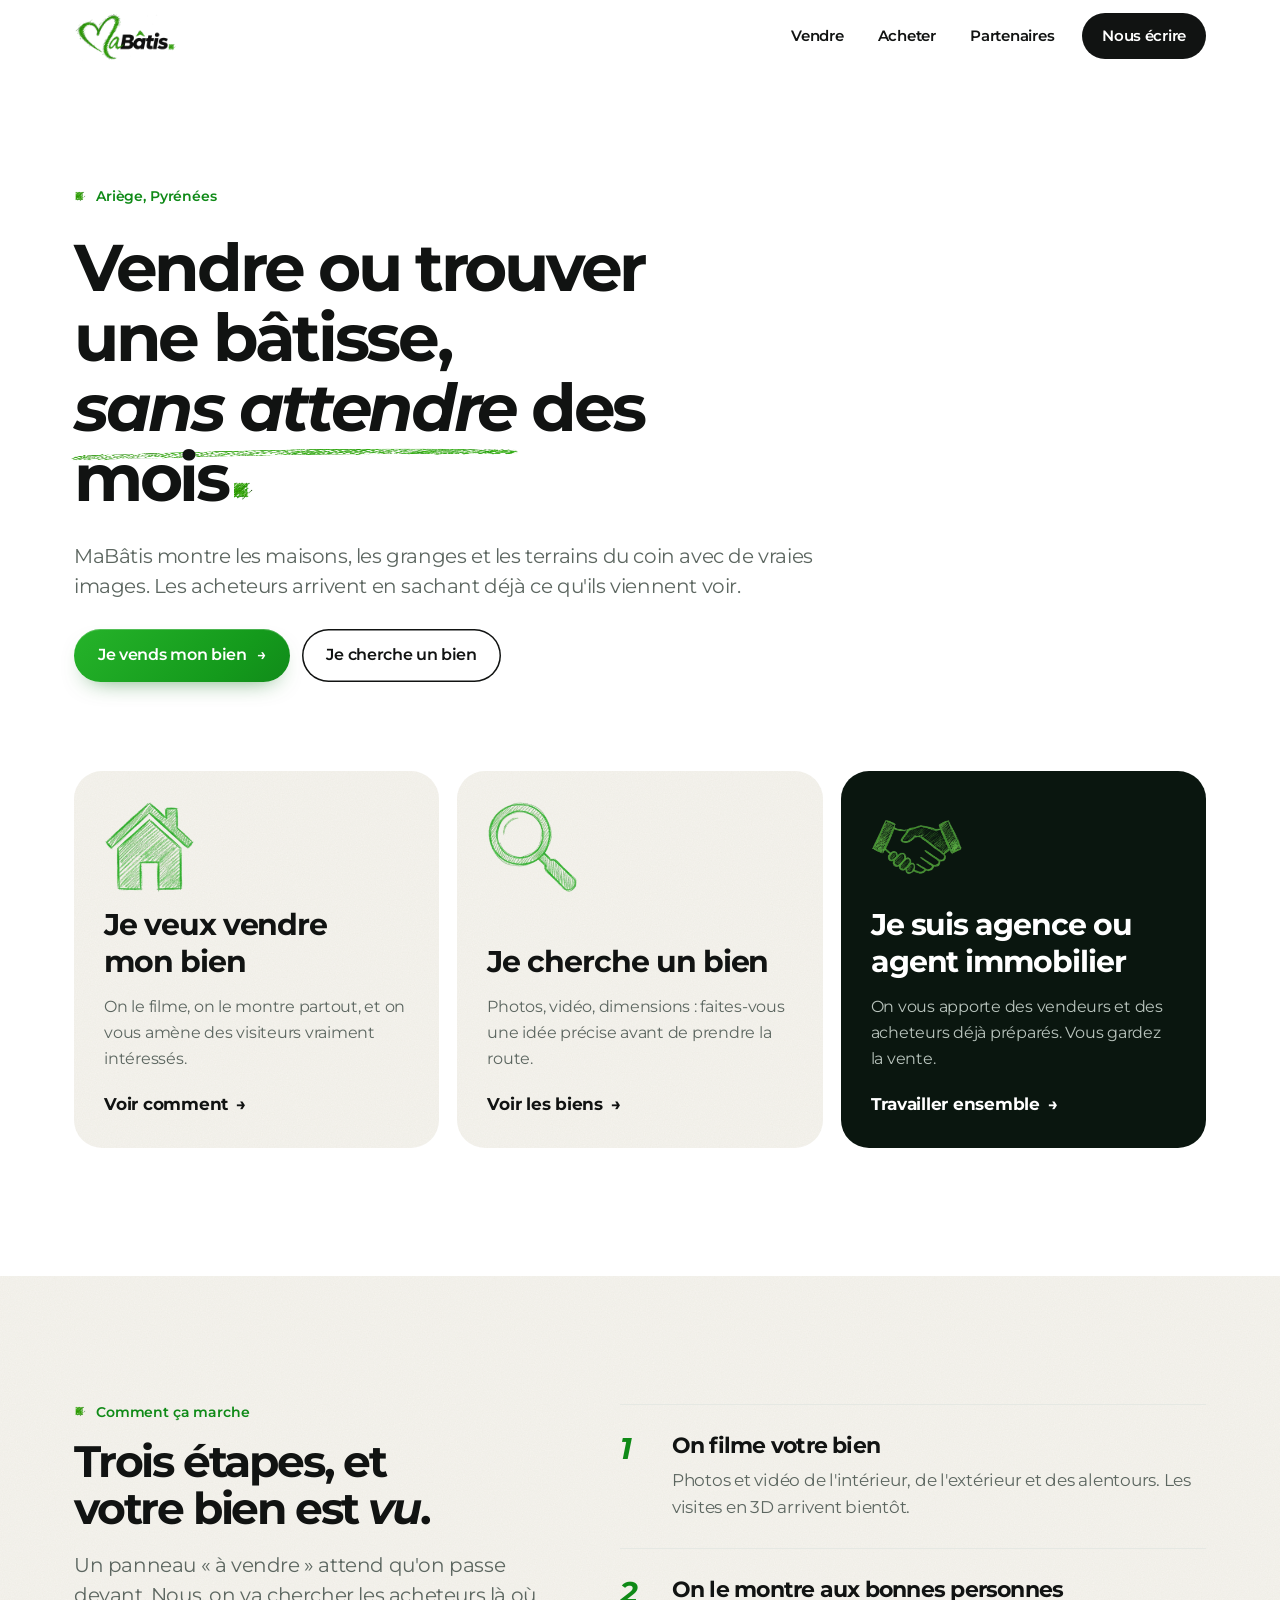
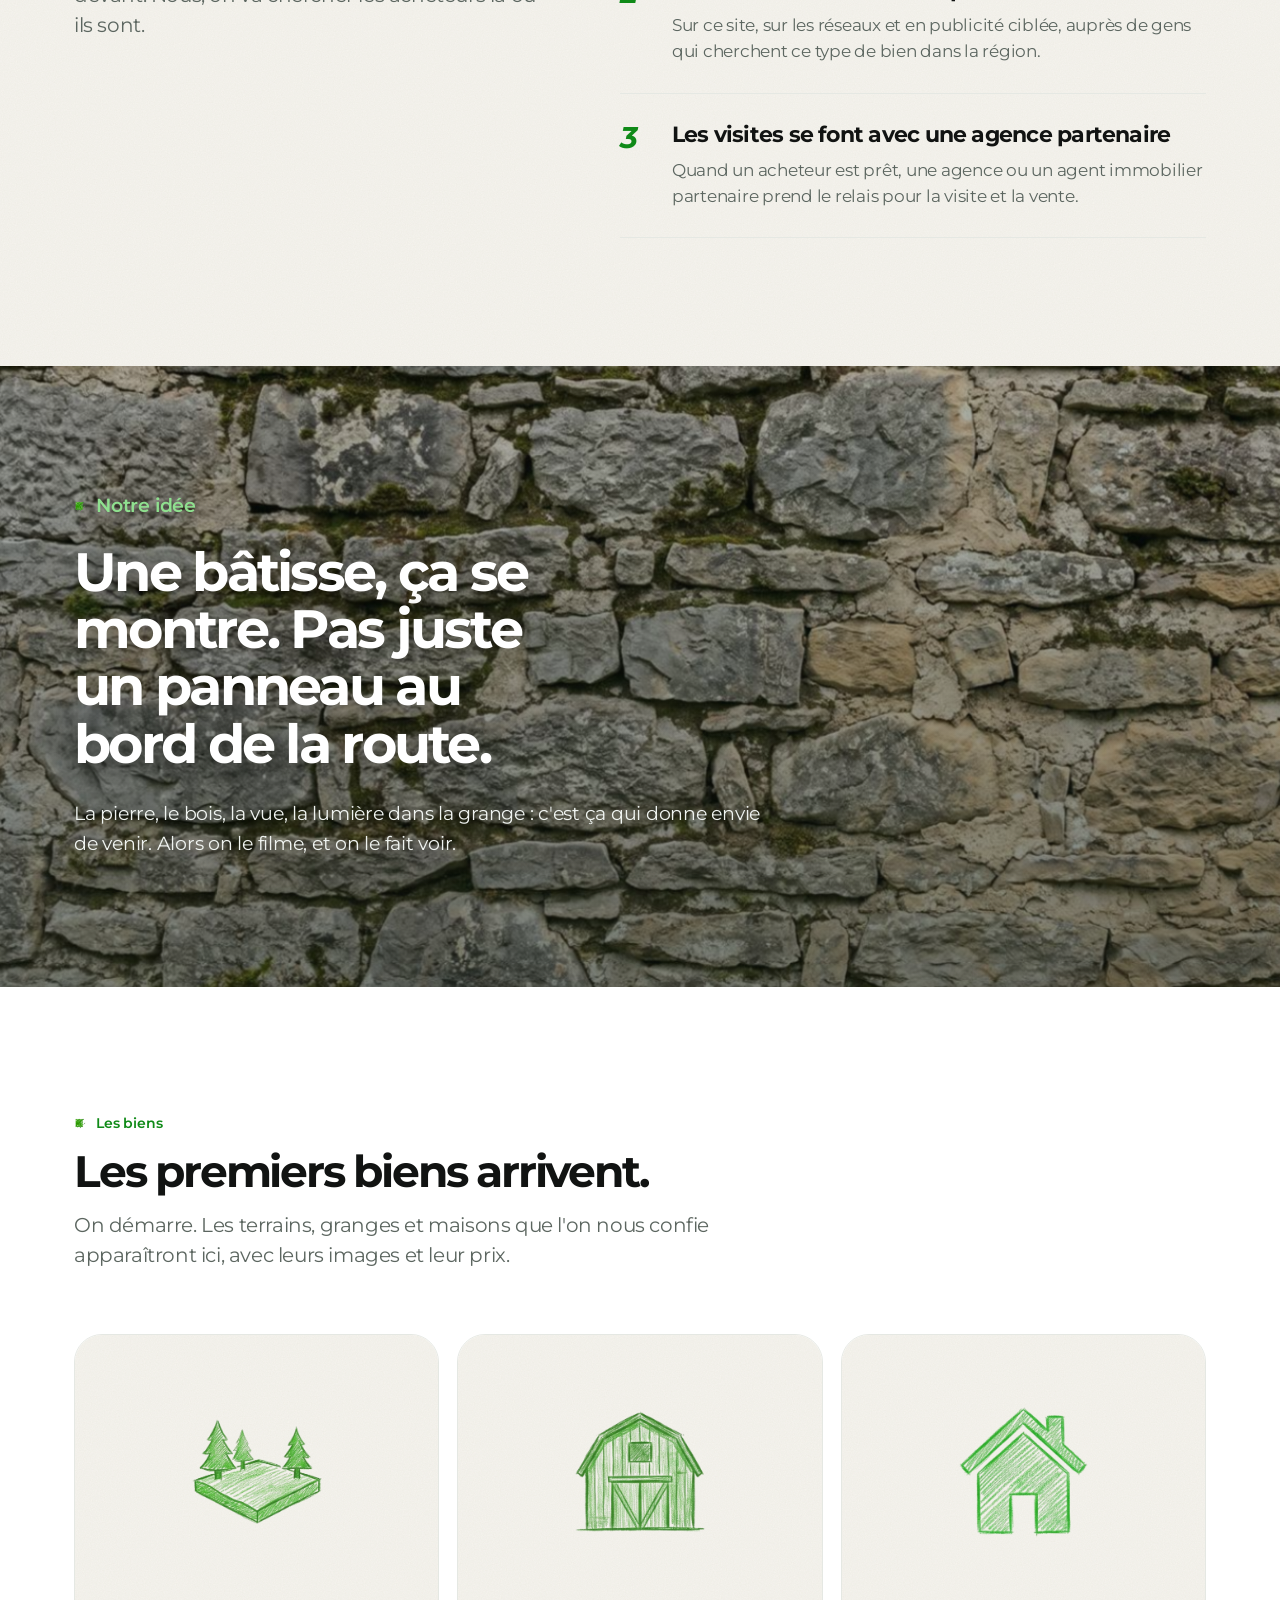
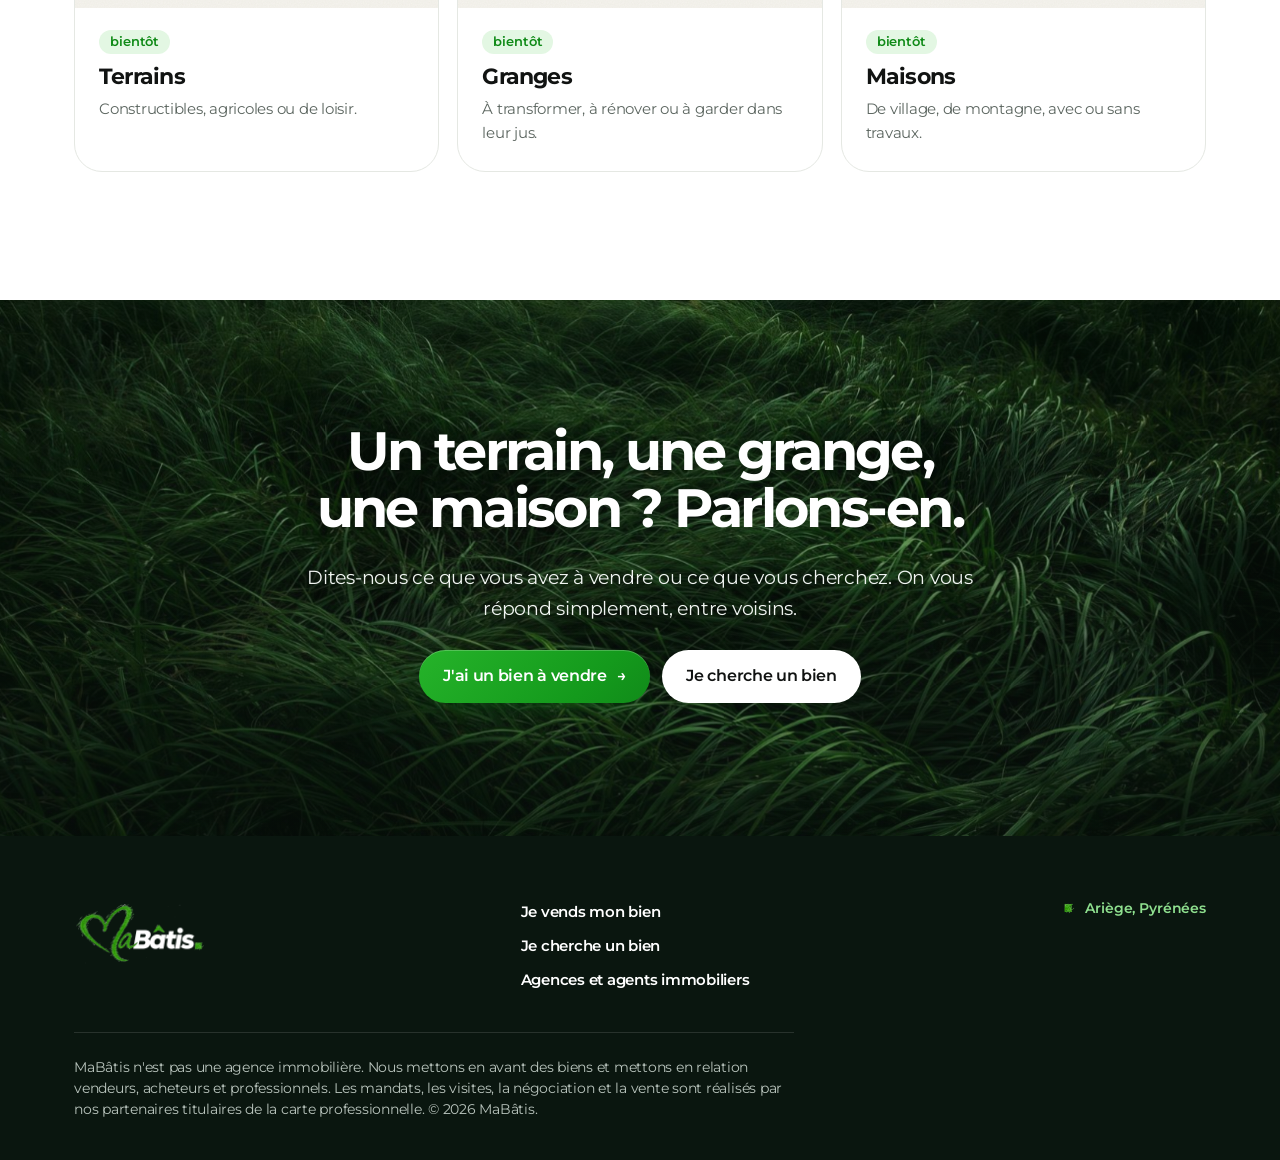
<file: index.html>
<!doctype html>
<html lang="fr">
<head>
<meta charset="utf-8">
<meta name="viewport" content="width=device-width,initial-scale=1">
<title>MaBâtis</title>
<meta name="description" content="Vendre ou trouver une maison, une grange ou un terrain en Ariège, avec de vraies images et des visiteurs déjà préparés.">
<link rel="icon" href="img/favicon.svg" type="image/svg+xml">
<link rel="preconnect" href="https://fonts.googleapis.com">
<link rel="preconnect" href="https://fonts.gstatic.com" crossorigin>
<link rel="stylesheet" href="https://fonts.googleapis.com/css2?family=Montserrat:ital,wght@0,400;0,500;0,600;0,700;1,700&display=swap">
<link rel="stylesheet" href="css/style.css">
</head>
<body>
<header class="nav">
  <div class="wrap">
    <a class="logo" href="index.html" aria-label="MaBâtis, accueil"><img src="img/logo.png" alt="MaBâtis" width="1080" height="520"></a>
    <button class="burger" aria-label="Menu" aria-expanded="false"><span></span><span></span><span></span></button>
    <nav aria-label="Navigation principale">
      <a href="vendre.html">Vendre</a>
      <a href="acheter.html">Acheter</a>
      <a href="partenaires.html">Partenaires</a>
      <a class="btn noir" href="vendre.html#contact">Nous écrire</a>
    </nav>
  </div>
</header>
<main>

<section class="heros">
  <div class="wrap">
    <p class="sur" data-vu>Ariège, Pyrénées</p>
    <h1 data-vu style="--d:.05s">Vendre ou trouver une bâtisse, <em class="b"><span class="trait">sans attendre</span></em> des mois<span class="carre"></span></h1>
    <p class="chapo" data-vu style="--d:.12s">MaBâtis montre les maisons, les granges et les terrains du coin avec de vraies images. Les acheteurs arrivent en sachant déjà ce qu'ils viennent voir.</p>
    <div class="boutons" data-vu style="--d:.18s">
      <a class="btn" href="vendre.html">Je vends mon bien <span class="fl" aria-hidden="true">→</span></a>
      <a class="btn contour" href="acheter.html">Je cherche un bien</a>
    </div>
  </div>
</section>

<section style="padding-top:0">
  <div class="wrap">
    <div class="portes">
      <a class="porte" href="vendre.html" data-vu><img class="ico" src="img/croquis/maison.png" alt="" loading="lazy"><h3>Je veux vendre mon bien</h3><p>On le filme, on le montre partout, et on vous amène des visiteurs vraiment intéressés.</p><span class="va">Voir comment <span class="fl" aria-hidden="true">→</span></span></a>
      <a class="porte" href="acheter.html" data-vu style="--d:.08s"><img class="ico" src="img/croquis/loupe.png" alt="" loading="lazy"><h3>Je cherche un bien</h3><p>Photos, vidéo, dimensions : faites-vous une idée précise avant de prendre la route.</p><span class="va">Voir les biens <span class="fl" aria-hidden="true">→</span></span></a>
      <a class="porte noire" href="partenaires.html" data-vu style="--d:.16s"><img class="ico" src="img/croquis/poignee.png" alt="" loading="lazy"><h3>Je suis agence ou agent immobilier</h3><p>On vous apporte des vendeurs et des acheteurs déjà préparés. Vous gardez la vente.</p><span class="va">Travailler ensemble <span class="fl" aria-hidden="true">→</span></span></a>
    </div>
  </div>
</section>

<section class="papier">
  <div class="wrap deux">
    <div class="colle-haut" data-vu>
      <p class="sur">Comment ça marche</p>
      <h2>Trois étapes, et votre bien est <em class="b">vu</em>.</h2>
      <p class="chapo">Un panneau « à vendre » attend qu'on passe devant. Nous, on va chercher les acheteurs là où ils sont.</p>
    </div>
    <div class="etapes">
      <div class="etape" data-vu><h3>On filme votre bien</h3><p>Photos et vidéo de l'intérieur, de l'extérieur et des alentours. Les visites en 3D arrivent bientôt.</p></div>
      <div class="etape" data-vu><h3>On le montre aux bonnes personnes</h3><p>Sur ce site, sur les réseaux et en publicité ciblée, auprès de gens qui cherchent ce type de bien dans la région.</p></div>
      <div class="etape" data-vu><h3>Les visites se font avec une agence partenaire</h3><p>Quand un acheteur est prêt, une agence ou un agent immobilier partenaire prend le relais pour la visite et la vente.</p></div>
    </div>
  </div>
</section>

<section class="matiere pierre">
  <div class="fond" aria-hidden="true"><div class="bande"></div></div>
  <div class="wrap">
    <p class="sur" data-vu>Notre idée</p>
    <h2 data-vu style="--d:.06s">Une bâtisse, ça se montre. Pas juste un panneau au bord de la route.</h2>
    <p data-vu style="--d:.12s">La pierre, le bois, la vue, la lumière dans la grange : c'est ça qui donne envie de venir. Alors on le filme, et on le fait voir.</p>
  </div>
</section>

<section>
  <div class="wrap">
    <div class="entete" data-vu>
      <p class="sur">Les biens</p>
      <h2>Les premiers biens arrivent.</h2>
      <p class="chapo">On démarre. Les terrains, granges et maisons que l'on nous confie apparaîtront ici, avec leurs images et leur prix.</p>
    </div>
    <div class="grille g3">
  <article class="bien" data-type="terrain" data-vu style="--d:0s"><div class="vue"><img class="ico" src="img/croquis/terrain.png" alt="" loading="lazy"></div><div class="txt"><span class="etiquette">bientôt</span><h3>Terrains</h3><p>Constructibles, agricoles ou de loisir.</p></div></article>
  <article class="bien" data-type="grange" data-vu style="--d:0.08s"><div class="vue"><img class="ico" src="img/croquis/grange.png" alt="" loading="lazy"></div><div class="txt"><span class="etiquette">bientôt</span><h3>Granges</h3><p>À transformer, à rénover ou à garder dans leur jus.</p></div></article>
  <article class="bien" data-type="maison" data-vu style="--d:0.16s"><div class="vue"><img class="ico" src="img/croquis/maison.png" alt="" loading="lazy"></div><div class="txt"><span class="etiquette">bientôt</span><h3>Maisons</h3><p>De village, de montagne, avec ou sans travaux.</p></div></article>
</div>
  </div>
</section>

<section class="matiere herbe centre">
  <div class="fond" aria-hidden="true"><video autoplay muted loop playsinline preload="metadata" poster="img/herbe.jpg"><source src="img/herbe.mp4" type="video/mp4"></video></div>
  <div class="wrap">
    <h2 data-vu>Un terrain, une grange, une maison&nbsp;? Parlons-en.</h2>
    <p data-vu style="--d:.06s">Dites-nous ce que vous avez à vendre ou ce que vous cherchez. On vous répond simplement, entre voisins.</p>
    <div class="boutons" data-vu style="--d:.12s"><a class="btn" href="vendre.html#contact">J'ai un bien à vendre <span class="fl" aria-hidden="true">→</span></a><a class="btn blanc" href="acheter.html#contact">Je cherche un bien</a></div>
  </div>
</section>
</main>
<footer>
  <div class="wrap">
    <div class="haut">
      <img src="img/logo-clair.png" alt="MaBâtis" width="1080" height="520">
      <ul>
        <li><a href="vendre.html">Je vends mon bien</a></li>
        <li><a href="acheter.html">Je cherche un bien</a></li>
        <li><a href="partenaires.html">Agences et agents immobiliers</a></li>
      </ul>
      <p class="sur">Ariège, Pyrénées</p>
    </div>
    <p class="legal">MaBâtis n'est pas une agence immobilière. Nous mettons en avant des biens et mettons en relation vendeurs, acheteurs et professionnels. Les mandats, les visites, la négociation et la vente sont réalisés par nos partenaires titulaires de la carte professionnelle. © <span id="annee"></span> MaBâtis.</p>
  </div>
</footer>
<script src="js/main.js"></script>
</body>
</html>
</file>
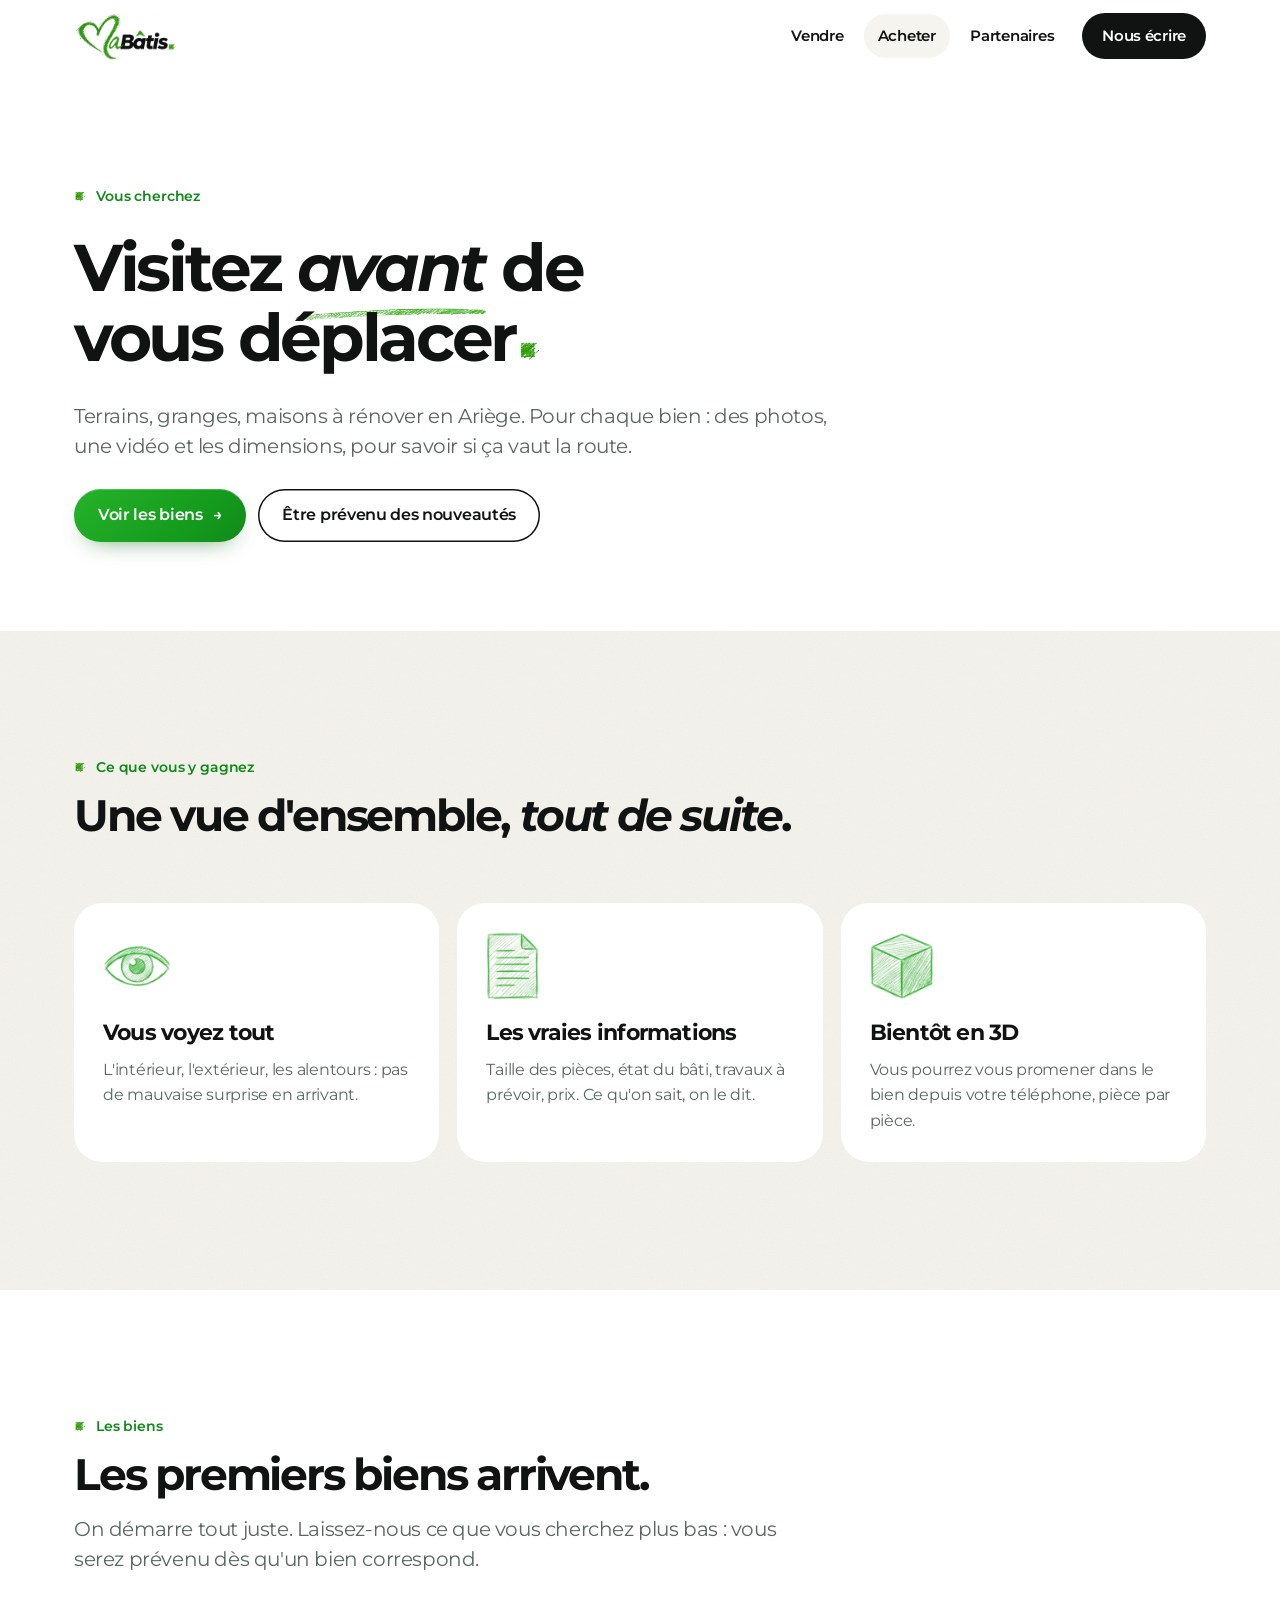
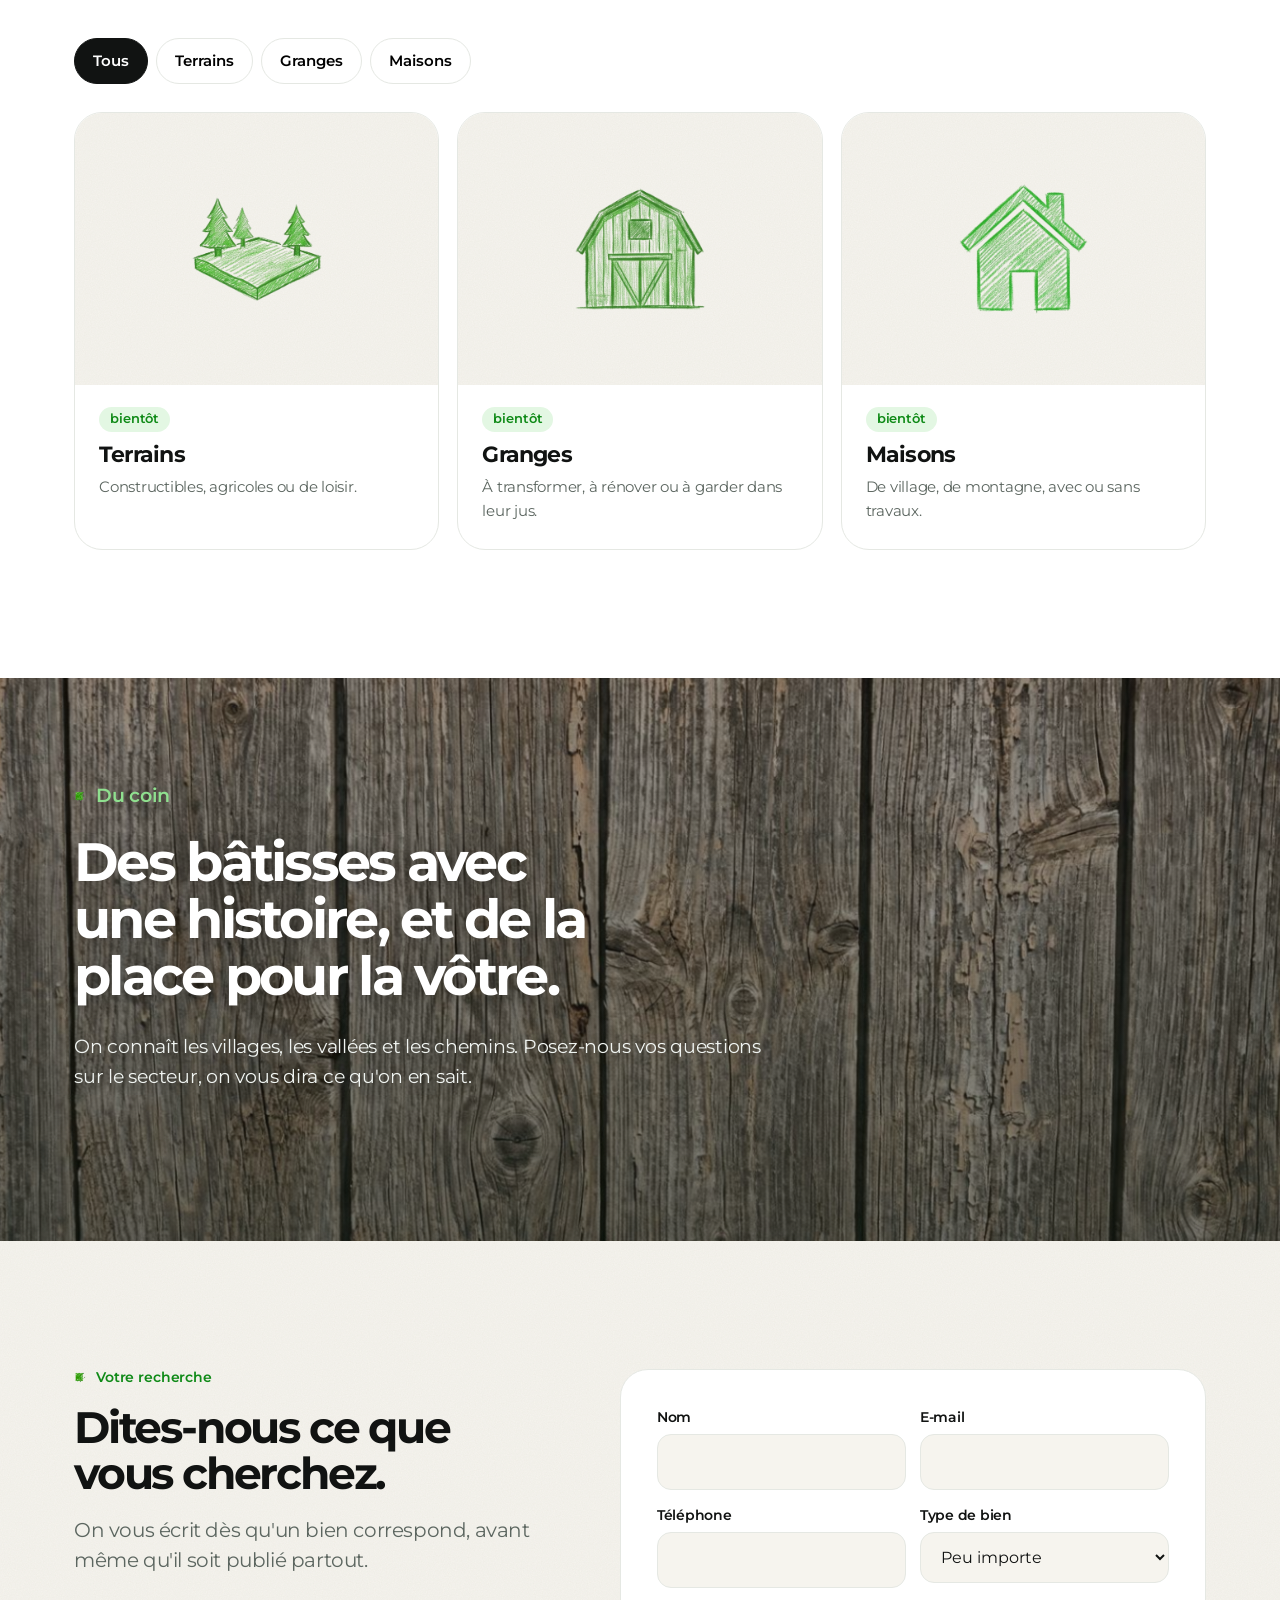
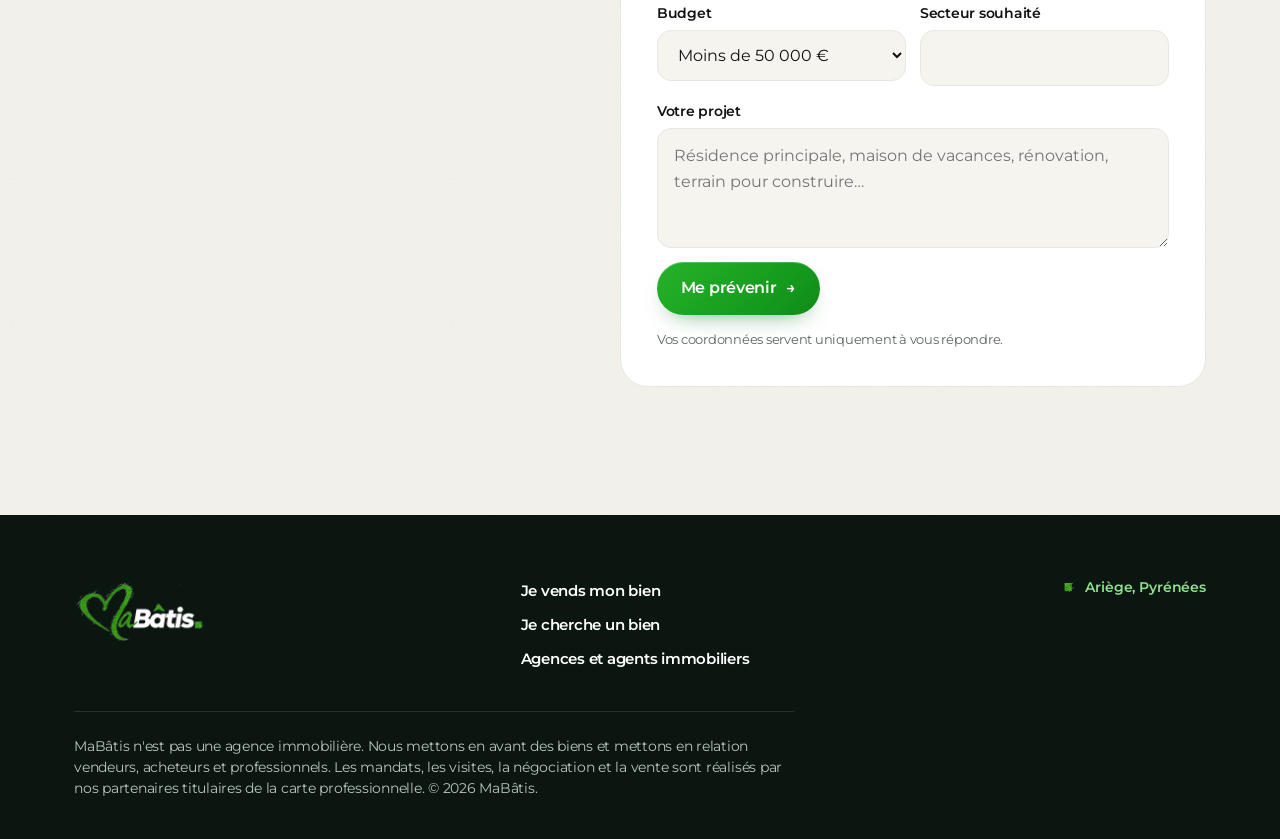
<file: acheter.html>
<!doctype html>
<html lang="fr">
<head>
<meta charset="utf-8">
<meta name="viewport" content="width=device-width,initial-scale=1">
<title>Trouver un bien · MaBâtis</title>
<meta name="description" content="Terrains, granges et maisons en Ariège, à découvrir en images avant de vous déplacer.">
<link rel="icon" href="img/favicon.svg" type="image/svg+xml">
<link rel="preconnect" href="https://fonts.googleapis.com">
<link rel="preconnect" href="https://fonts.gstatic.com" crossorigin>
<link rel="stylesheet" href="https://fonts.googleapis.com/css2?family=Montserrat:ital,wght@0,400;0,500;0,600;0,700;1,700&display=swap">
<link rel="stylesheet" href="css/style.css">
</head>
<body>
<header class="nav">
  <div class="wrap">
    <a class="logo" href="index.html" aria-label="MaBâtis, accueil"><img src="img/logo.png" alt="MaBâtis" width="1080" height="520"></a>
    <button class="burger" aria-label="Menu" aria-expanded="false"><span></span><span></span><span></span></button>
    <nav aria-label="Navigation principale">
      <a href="vendre.html">Vendre</a>
      <a href="acheter.html" aria-current="page">Acheter</a>
      <a href="partenaires.html">Partenaires</a>
      <a class="btn noir" href="#contact">Nous écrire</a>
    </nav>
  </div>
</header>
<main>

<section class="heros large">
  <div class="wrap">
    <p class="sur" data-vu>Vous cherchez</p>
    <h1 data-vu style="--d:.05s">Visitez <em class="b"><span class="trait">avant</span></em> de vous déplacer<span class="carre"></span></h1>
    <p class="chapo" data-vu style="--d:.12s">Terrains, granges, maisons à rénover en Ariège. Pour chaque bien : des photos, une vidéo et les dimensions, pour savoir si ça vaut la route.</p>
    <div class="boutons" data-vu style="--d:.18s"><a class="btn" href="#biens">Voir les biens <span class="fl" aria-hidden="true">→</span></a><a class="btn contour" href="#contact">Être prévenu des nouveautés</a></div>
  </div>
</section>

<section class="papier">
  <div class="wrap">
    <div class="entete" data-vu><p class="sur">Ce que vous y gagnez</p><h2>Une vue d'ensemble, <em class="b">tout de suite</em>.</h2></div>
    <div class="grille g3">
      <div class="carte" data-vu><img class="ico" src="img/croquis/oeil.png" alt="" loading="lazy"><h3>Vous voyez tout</h3><p>L'intérieur, l'extérieur, les alentours : pas de mauvaise surprise en arrivant.</p></div>
      <div class="carte" data-vu style="--d:.06s"><img class="ico" src="img/croquis/feuille.png" alt="" loading="lazy"><h3>Les vraies informations</h3><p>Taille des pièces, état du bâti, travaux à prévoir, prix. Ce qu'on sait, on le dit.</p></div>
      <div class="carte" data-vu style="--d:.12s"><img class="ico" src="img/croquis/cube.png" alt="" loading="lazy"><h3>Bientôt en 3D</h3><p>Vous pourrez vous promener dans le bien depuis votre téléphone, pièce par pièce.</p></div>
    </div>
  </div>
</section>

<section id="biens">
  <div class="wrap">
    <div class="entete" data-vu><p class="sur">Les biens</p><h2>Les premiers biens arrivent.</h2><p class="chapo">On démarre tout juste. Laissez-nous ce que vous cherchez plus bas : vous serez prévenu dès qu'un bien correspond.</p></div>
    <div class="filtres" role="group" aria-label="Filtrer par type de bien" data-vu>
      <button data-type="tous" aria-pressed="true">Tous</button><button data-type="terrain" aria-pressed="false">Terrains</button><button data-type="grange" aria-pressed="false">Granges</button><button data-type="maison" aria-pressed="false">Maisons</button>
    </div>
    <div class="grille g3">
  <article class="bien" data-type="terrain" data-vu style="--d:0s"><div class="vue"><img class="ico" src="img/croquis/terrain.png" alt="" loading="lazy"></div><div class="txt"><span class="etiquette">bientôt</span><h3>Terrains</h3><p>Constructibles, agricoles ou de loisir.</p></div></article>
  <article class="bien" data-type="grange" data-vu style="--d:0.08s"><div class="vue"><img class="ico" src="img/croquis/grange.png" alt="" loading="lazy"></div><div class="txt"><span class="etiquette">bientôt</span><h3>Granges</h3><p>À transformer, à rénover ou à garder dans leur jus.</p></div></article>
  <article class="bien" data-type="maison" data-vu style="--d:0.16s"><div class="vue"><img class="ico" src="img/croquis/maison.png" alt="" loading="lazy"></div><div class="txt"><span class="etiquette">bientôt</span><h3>Maisons</h3><p>De village, de montagne, avec ou sans travaux.</p></div></article>
</div>
  </div>
</section>

<section class="matiere bois">
  <div class="fond" aria-hidden="true"><div class="bande"></div></div>
  <div class="wrap">
    <p class="sur" data-vu>Du coin</p>
    <h2 data-vu style="--d:.06s">Des bâtisses avec une histoire, et de la place pour la vôtre.</h2>
    <p data-vu style="--d:.12s">On connaît les villages, les vallées et les chemins. Posez-nous vos questions sur le secteur, on vous dira ce qu'on en sait.</p>
  </div>
</section>

<section id="contact" class="papier">
  <div class="wrap deux">
    <div class="colle-haut" data-vu><p class="sur">Votre recherche</p><h2>Dites-nous ce que vous cherchez.</h2><p class="chapo">On vous écrit dès qu'un bien correspond, avant même qu'il soit publié partout.</p></div>
    <div data-vu><form class="contact" data-sujet="Je cherche un bien" novalidate>
  <label for="a-nom">Nom<input id="a-nom" name="Nom" type="text" autocomplete="name" required></label>
  <label for="a-mail">E-mail<input id="a-mail" name="E-mail" type="email" autocomplete="email" required></label>
  <label for="a-tel">Téléphone<input id="a-tel" name="Téléphone" type="tel" autocomplete="tel"></label>
  <label for="a-type">Type de bien<select id="a-type" name="Type de bien"><option>Peu importe</option><option>Maison</option><option>Grange</option><option>Terrain</option></select></label>
  <label for="a-budget">Budget<select id="a-budget" name="Budget"><option>Moins de 50 000 €</option><option>50 000 à 100 000 €</option><option>100 000 à 200 000 €</option><option>Plus de 200 000 €</option></select></label>
  <label for="a-secteur">Secteur souhaité<input id="a-secteur" name="Secteur souhaité" type="text" ></label>
  <label for="a-msg" class="tout">Votre projet<textarea id="a-msg" name="Votre projet" placeholder="Résidence principale, maison de vacances, rénovation, terrain pour construire…"></textarea></label>
  <button class="btn tout" type="submit" style="justify-self:start">Me prévenir <span class="fl" aria-hidden="true">→</span></button>
  <p class="retour" role="status" hidden></p>
  <small>Vos coordonnées servent uniquement à vous répondre.</small>
</form></div>
  </div>
</section>
</main>
<footer>
  <div class="wrap">
    <div class="haut">
      <img src="img/logo-clair.png" alt="MaBâtis" width="1080" height="520">
      <ul>
        <li><a href="vendre.html">Je vends mon bien</a></li>
        <li><a href="acheter.html">Je cherche un bien</a></li>
        <li><a href="partenaires.html">Agences et agents immobiliers</a></li>
      </ul>
      <p class="sur">Ariège, Pyrénées</p>
    </div>
    <p class="legal">MaBâtis n'est pas une agence immobilière. Nous mettons en avant des biens et mettons en relation vendeurs, acheteurs et professionnels. Les mandats, les visites, la négociation et la vente sont réalisés par nos partenaires titulaires de la carte professionnelle. © <span id="annee"></span> MaBâtis.</p>
  </div>
</footer>
<script src="js/main.js"></script>
</body>
</html>
</file>
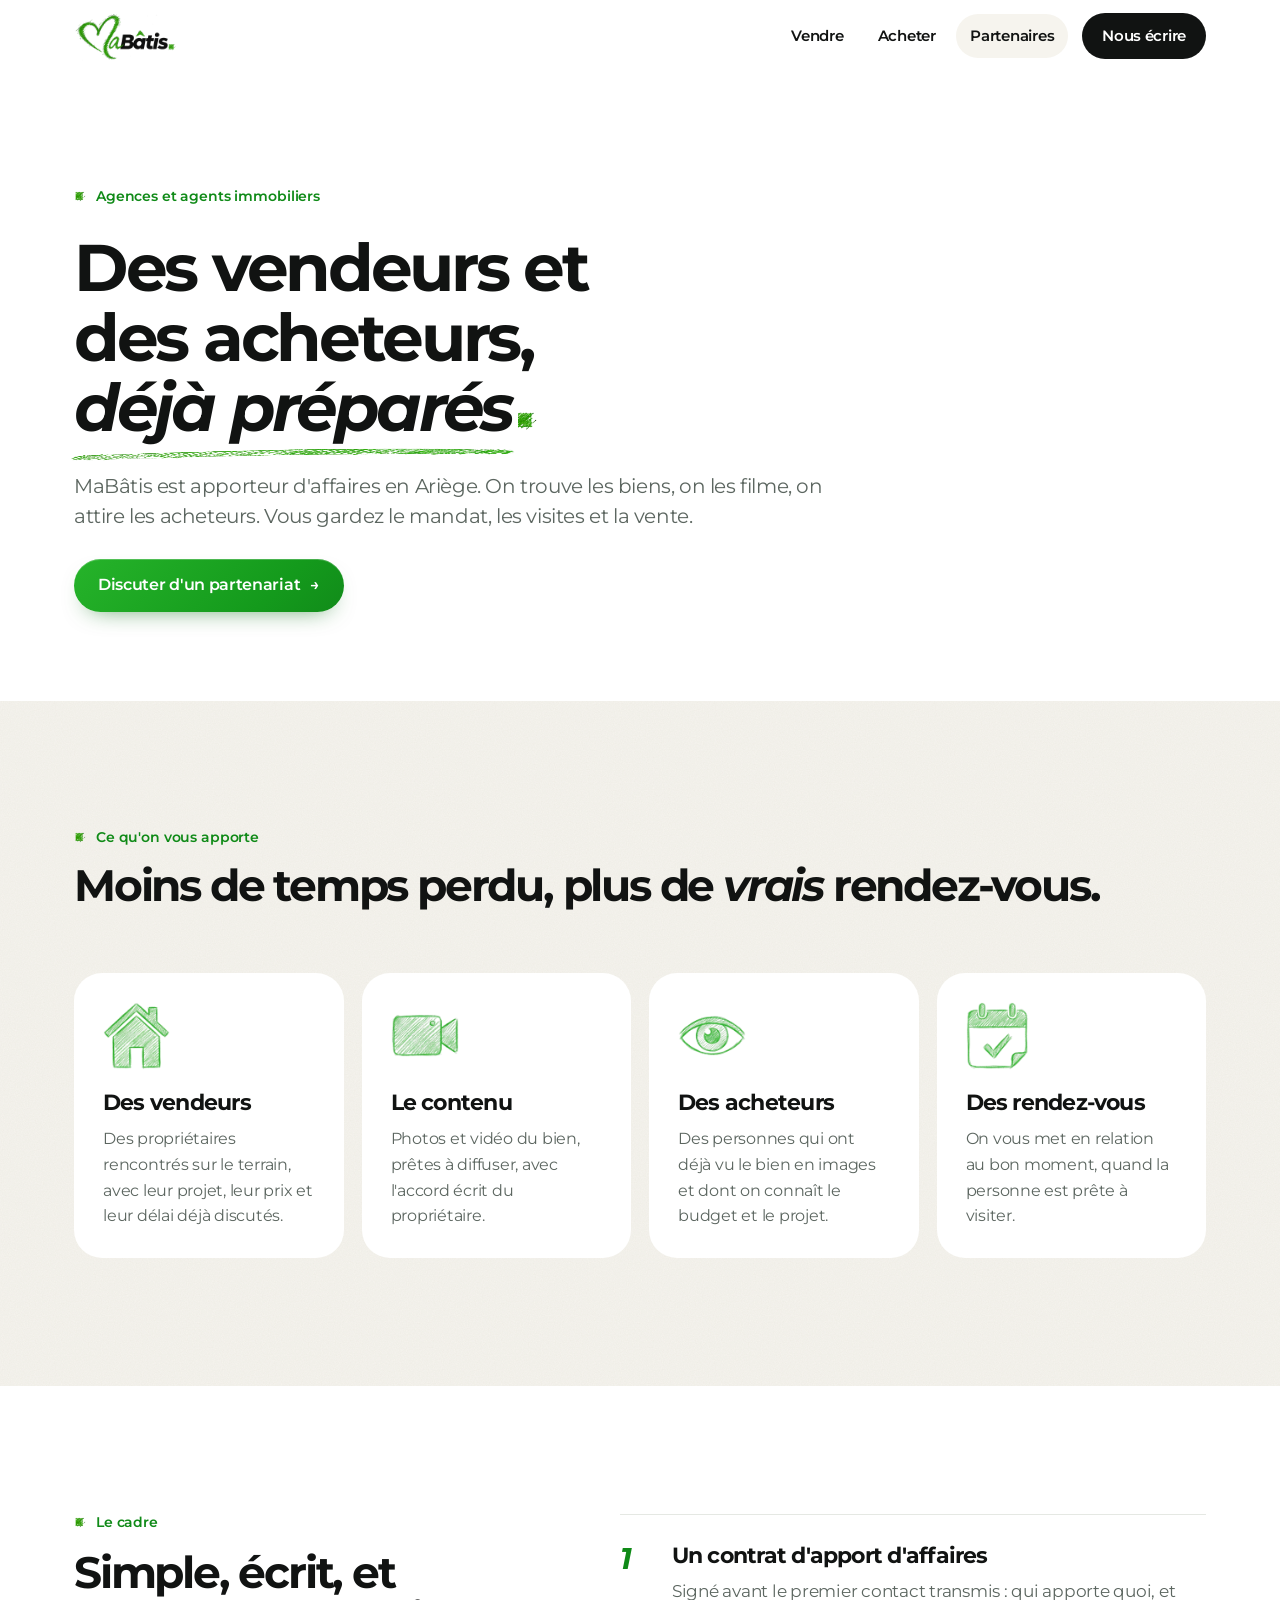
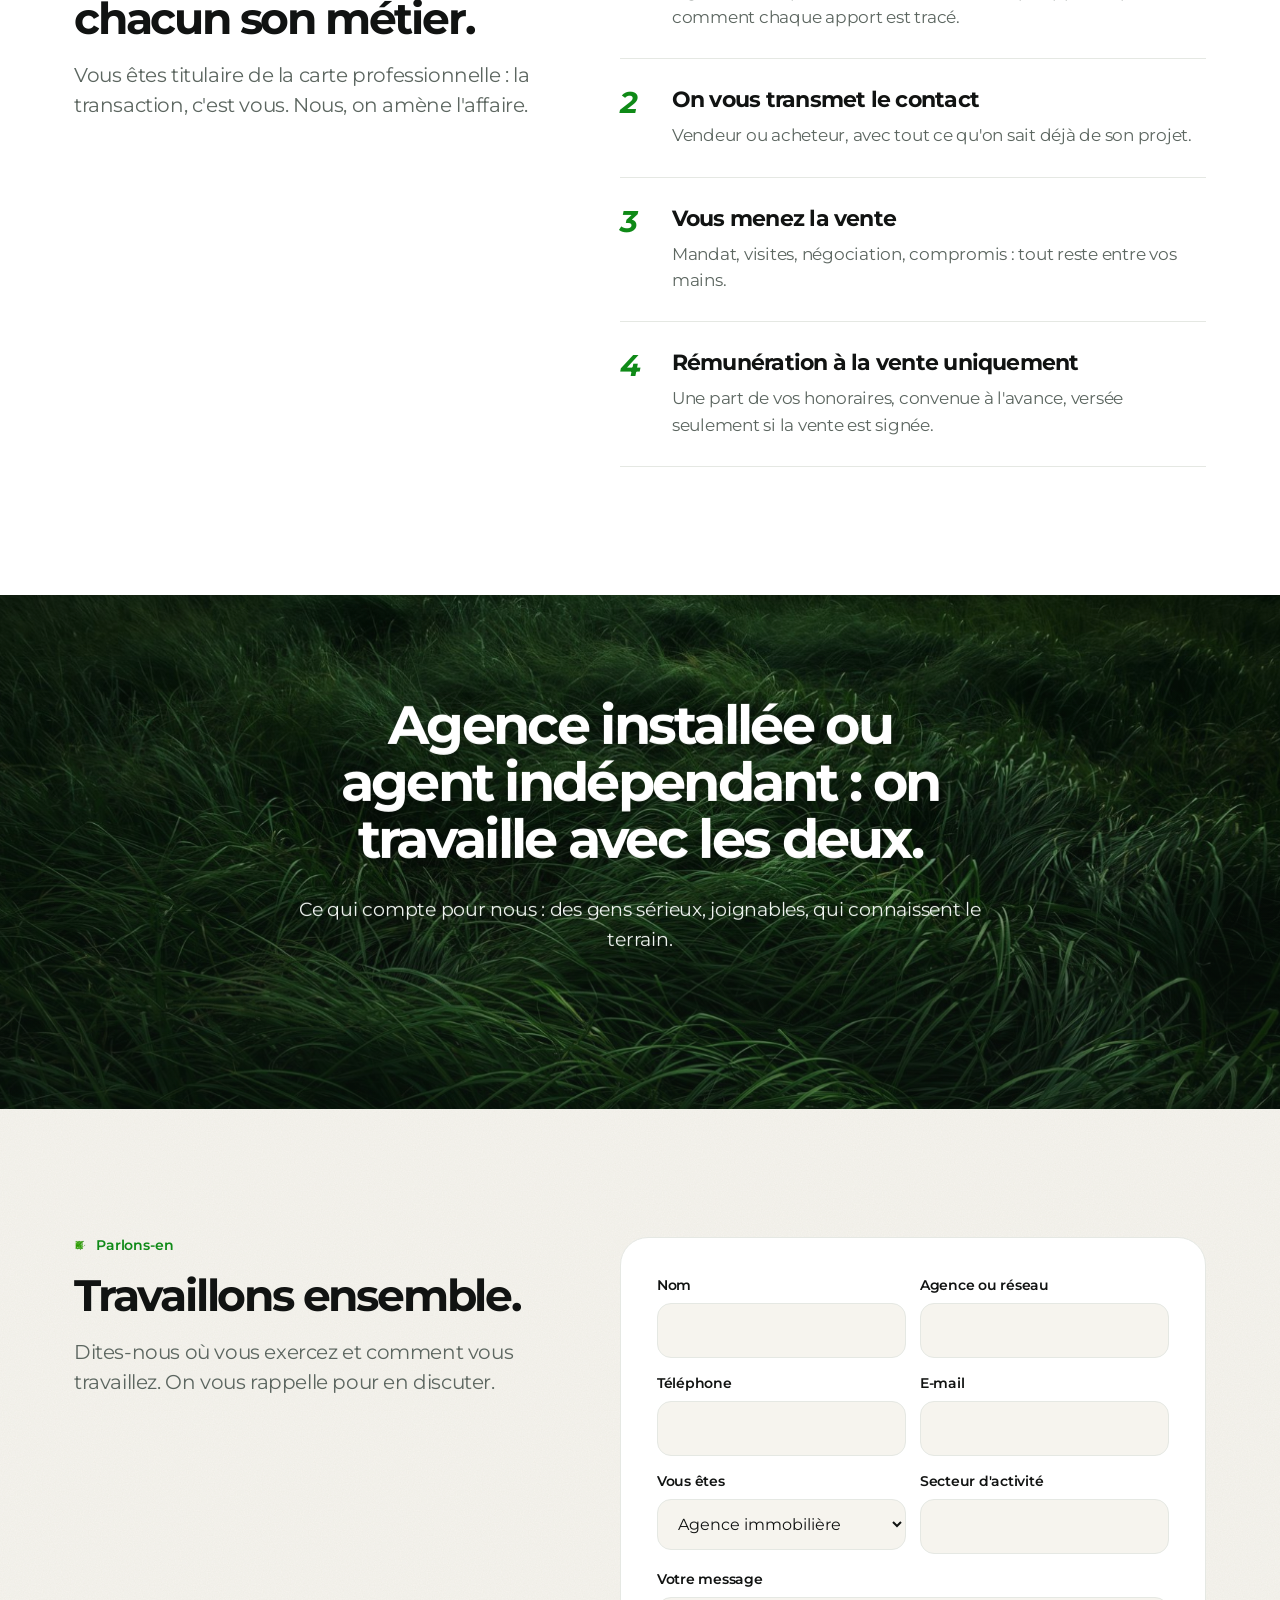
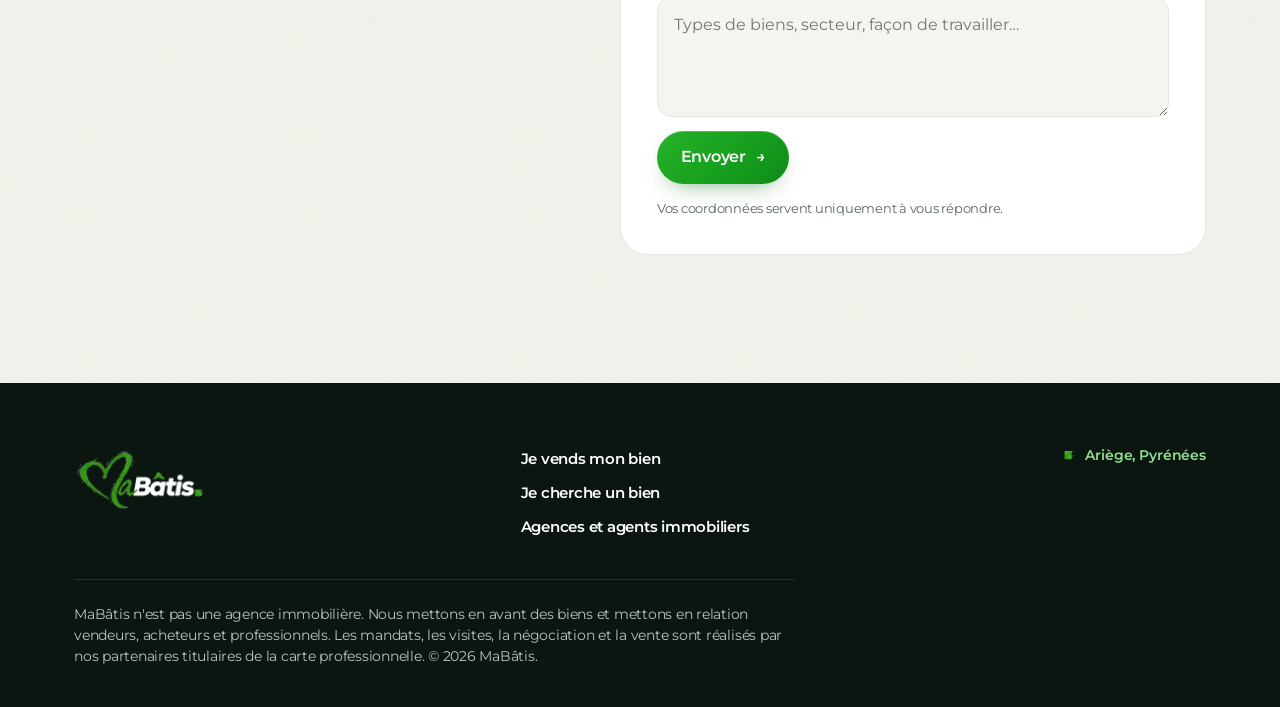
<file: partenaires.html>
<!doctype html>
<html lang="fr">
<head>
<meta charset="utf-8">
<meta name="viewport" content="width=device-width,initial-scale=1">
<title>Agences et agents · MaBâtis</title>
<meta name="description" content="MaBâtis, apporteur d'affaires en Ariège : des vendeurs et des acheteurs préparés pour les agences et agents immobiliers.">
<link rel="icon" href="img/favicon.svg" type="image/svg+xml">
<link rel="preconnect" href="https://fonts.googleapis.com">
<link rel="preconnect" href="https://fonts.gstatic.com" crossorigin>
<link rel="stylesheet" href="https://fonts.googleapis.com/css2?family=Montserrat:ital,wght@0,400;0,500;0,600;0,700;1,700&display=swap">
<link rel="stylesheet" href="css/style.css">
</head>
<body>
<header class="nav">
  <div class="wrap">
    <a class="logo" href="index.html" aria-label="MaBâtis, accueil"><img src="img/logo.png" alt="MaBâtis" width="1080" height="520"></a>
    <button class="burger" aria-label="Menu" aria-expanded="false"><span></span><span></span><span></span></button>
    <nav aria-label="Navigation principale">
      <a href="vendre.html">Vendre</a>
      <a href="acheter.html">Acheter</a>
      <a href="partenaires.html" aria-current="page">Partenaires</a>
      <a class="btn noir" href="#contact">Nous écrire</a>
    </nav>
  </div>
</header>
<main>

<section class="heros large">
  <div class="wrap">
    <p class="sur" data-vu>Agences et agents immobiliers</p>
    <h1 data-vu style="--d:.05s">Des vendeurs et des acheteurs, <em class="b"><span class="trait">déjà préparés</span></em><span class="carre"></span></h1>
    <p class="chapo" data-vu style="--d:.12s">MaBâtis est apporteur d'affaires en Ariège. On trouve les biens, on les filme, on attire les acheteurs. Vous gardez le mandat, les visites et la vente.</p>
    <div class="boutons" data-vu style="--d:.18s"><a class="btn" href="#contact">Discuter d'un partenariat <span class="fl" aria-hidden="true">→</span></a></div>
  </div>
</section>

<section class="papier">
  <div class="wrap">
    <div class="entete" data-vu><p class="sur">Ce qu'on vous apporte</p><h2>Moins de temps perdu, plus de <em class="b">vrais</em> rendez-vous.</h2></div>
    <div class="grille g4">
      <div class="carte" data-vu><img class="ico" src="img/croquis/maison.png" alt="" loading="lazy"><h3>Des vendeurs</h3><p>Des propriétaires rencontrés sur le terrain, avec leur projet, leur prix et leur délai déjà discutés.</p></div>
      <div class="carte" data-vu style="--d:.06s"><img class="ico" src="img/croquis/camera.png" alt="" loading="lazy"><h3>Le contenu</h3><p>Photos et vidéo du bien, prêtes à diffuser, avec l'accord écrit du propriétaire.</p></div>
      <div class="carte" data-vu style="--d:.12s"><img class="ico" src="img/croquis/oeil.png" alt="" loading="lazy"><h3>Des acheteurs</h3><p>Des personnes qui ont déjà vu le bien en images et dont on connaît le budget et le projet.</p></div>
      <div class="carte" data-vu style="--d:.18s"><img class="ico" src="img/croquis/agenda.png" alt="" loading="lazy"><h3>Des rendez-vous</h3><p>On vous met en relation au bon moment, quand la personne est prête à visiter.</p></div>
    </div>
  </div>
</section>

<section>
  <div class="wrap deux">
    <div class="colle-haut" data-vu><p class="sur">Le cadre</p><h2>Simple, écrit, et chacun son métier.</h2><p class="chapo">Vous êtes titulaire de la carte professionnelle : la transaction, c'est vous. Nous, on amène l'affaire.</p></div>
    <div class="etapes">
      <div class="etape" data-vu><h3>Un contrat d'apport d'affaires</h3><p>Signé avant le premier contact transmis : qui apporte quoi, et comment chaque apport est tracé.</p></div>
      <div class="etape" data-vu><h3>On vous transmet le contact</h3><p>Vendeur ou acheteur, avec tout ce qu'on sait déjà de son projet.</p></div>
      <div class="etape" data-vu><h3>Vous menez la vente</h3><p>Mandat, visites, négociation, compromis : tout reste entre vos mains.</p></div>
      <div class="etape" data-vu><h3>Rémunération à la vente uniquement</h3><p>Une part de vos honoraires, convenue à l'avance, versée seulement si la vente est signée.</p></div>
    </div>
  </div>
</section>

<section class="matiere herbe centre">
  <div class="fond" aria-hidden="true"><video autoplay muted loop playsinline preload="metadata" poster="img/herbe.jpg"><source src="img/herbe.mp4" type="video/mp4"></video></div>
  <div class="wrap">
    <h2 data-vu>Agence installée ou agent indépendant&nbsp;: on travaille avec les deux.</h2>
    <p data-vu style="--d:.06s">Ce qui compte pour nous : des gens sérieux, joignables, qui connaissent le terrain.</p>
  </div>
</section>

<section id="contact" class="papier">
  <div class="wrap deux">
    <div class="colle-haut" data-vu><p class="sur">Parlons-en</p><h2>Travaillons ensemble.</h2><p class="chapo">Dites-nous où vous exercez et comment vous travaillez. On vous rappelle pour en discuter.</p></div>
    <div data-vu><form class="contact" data-sujet="Partenariat professionnel" novalidate>
  <label for="p-nom">Nom<input id="p-nom" name="Nom" type="text" autocomplete="name" required></label>
  <label for="p-agence">Agence ou réseau<input id="p-agence" name="Agence ou réseau" type="text" autocomplete="organization"></label>
  <label for="p-tel">Téléphone<input id="p-tel" name="Téléphone" type="tel" autocomplete="tel"></label>
  <label for="p-mail">E-mail<input id="p-mail" name="E-mail" type="email" autocomplete="email"></label>
  <label for="p-statut">Vous êtes<select id="p-statut" name="Vous êtes"><option>Agence immobilière</option><option>Agent indépendant avec carte T</option><option>Agent commercial (mandataire)</option><option>Autre</option></select></label>
  <label for="p-secteur">Secteur d'activité<input id="p-secteur" name="Secteur d'activité" type="text" ></label>
  <label for="p-msg" class="tout">Votre message<textarea id="p-msg" name="Votre message" placeholder="Types de biens, secteur, façon de travailler…"></textarea></label>
  <button class="btn tout" type="submit" style="justify-self:start">Envoyer <span class="fl" aria-hidden="true">→</span></button>
  <p class="retour" role="status" hidden></p>
  <small>Vos coordonnées servent uniquement à vous répondre.</small>
</form></div>
  </div>
</section>
</main>
<footer>
  <div class="wrap">
    <div class="haut">
      <img src="img/logo-clair.png" alt="MaBâtis" width="1080" height="520">
      <ul>
        <li><a href="vendre.html">Je vends mon bien</a></li>
        <li><a href="acheter.html">Je cherche un bien</a></li>
        <li><a href="partenaires.html">Agences et agents immobiliers</a></li>
      </ul>
      <p class="sur">Ariège, Pyrénées</p>
    </div>
    <p class="legal">MaBâtis n'est pas une agence immobilière. Nous mettons en avant des biens et mettons en relation vendeurs, acheteurs et professionnels. Les mandats, les visites, la négociation et la vente sont réalisés par nos partenaires titulaires de la carte professionnelle. © <span id="annee"></span> MaBâtis.</p>
  </div>
</footer>
<script src="js/main.js"></script>
</body>
</html>
</file>
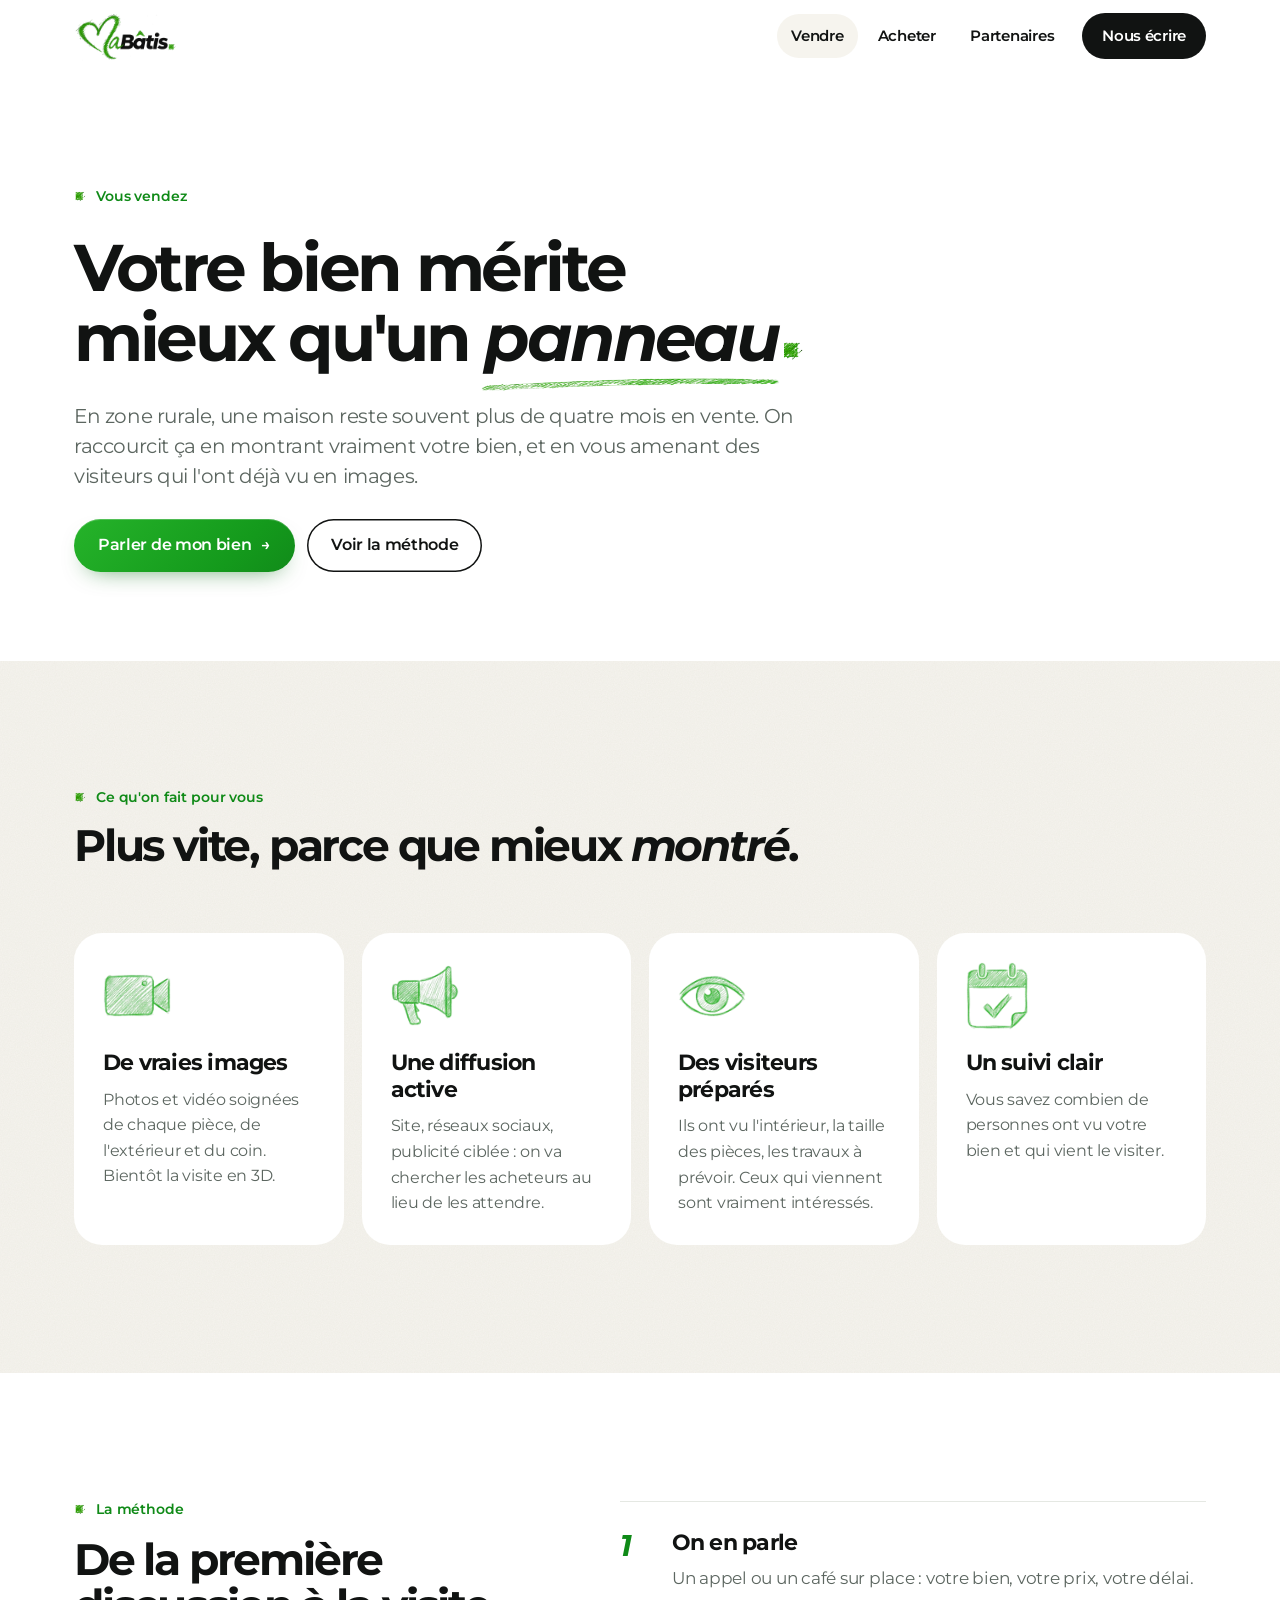
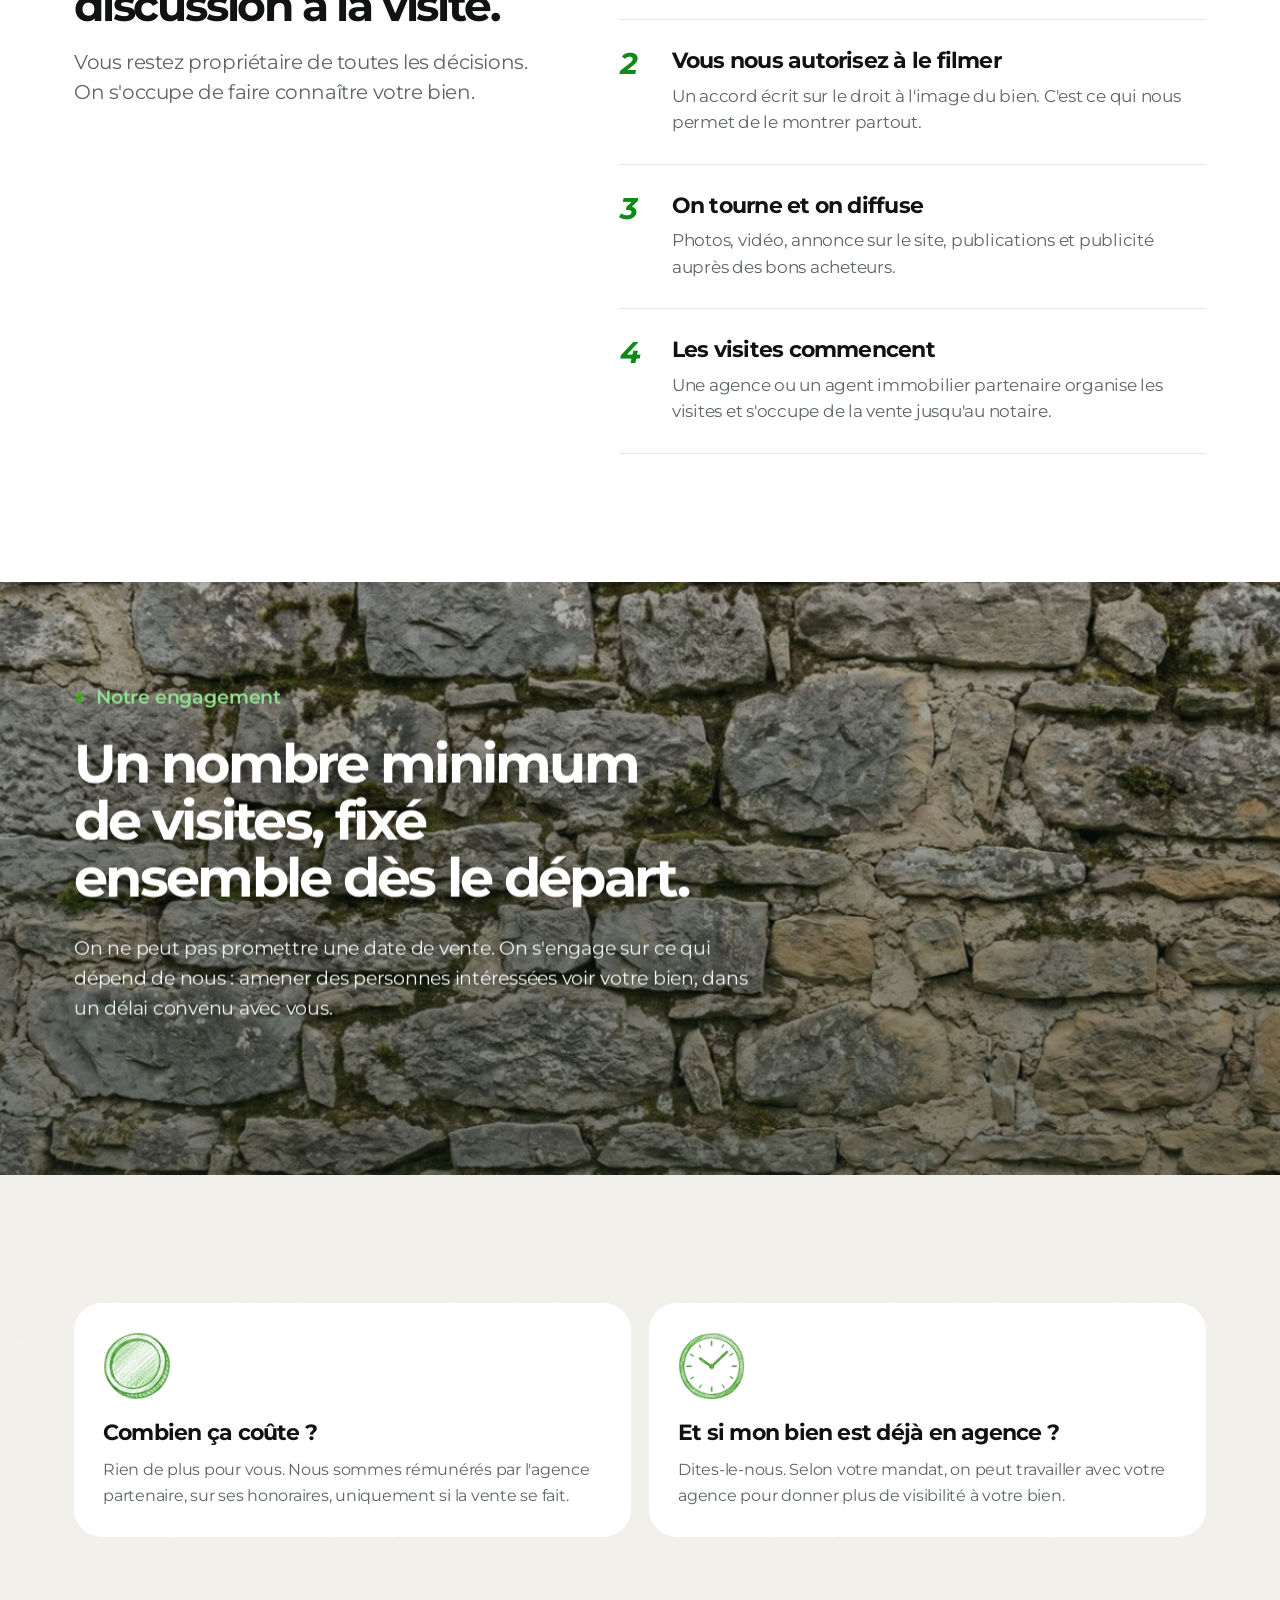
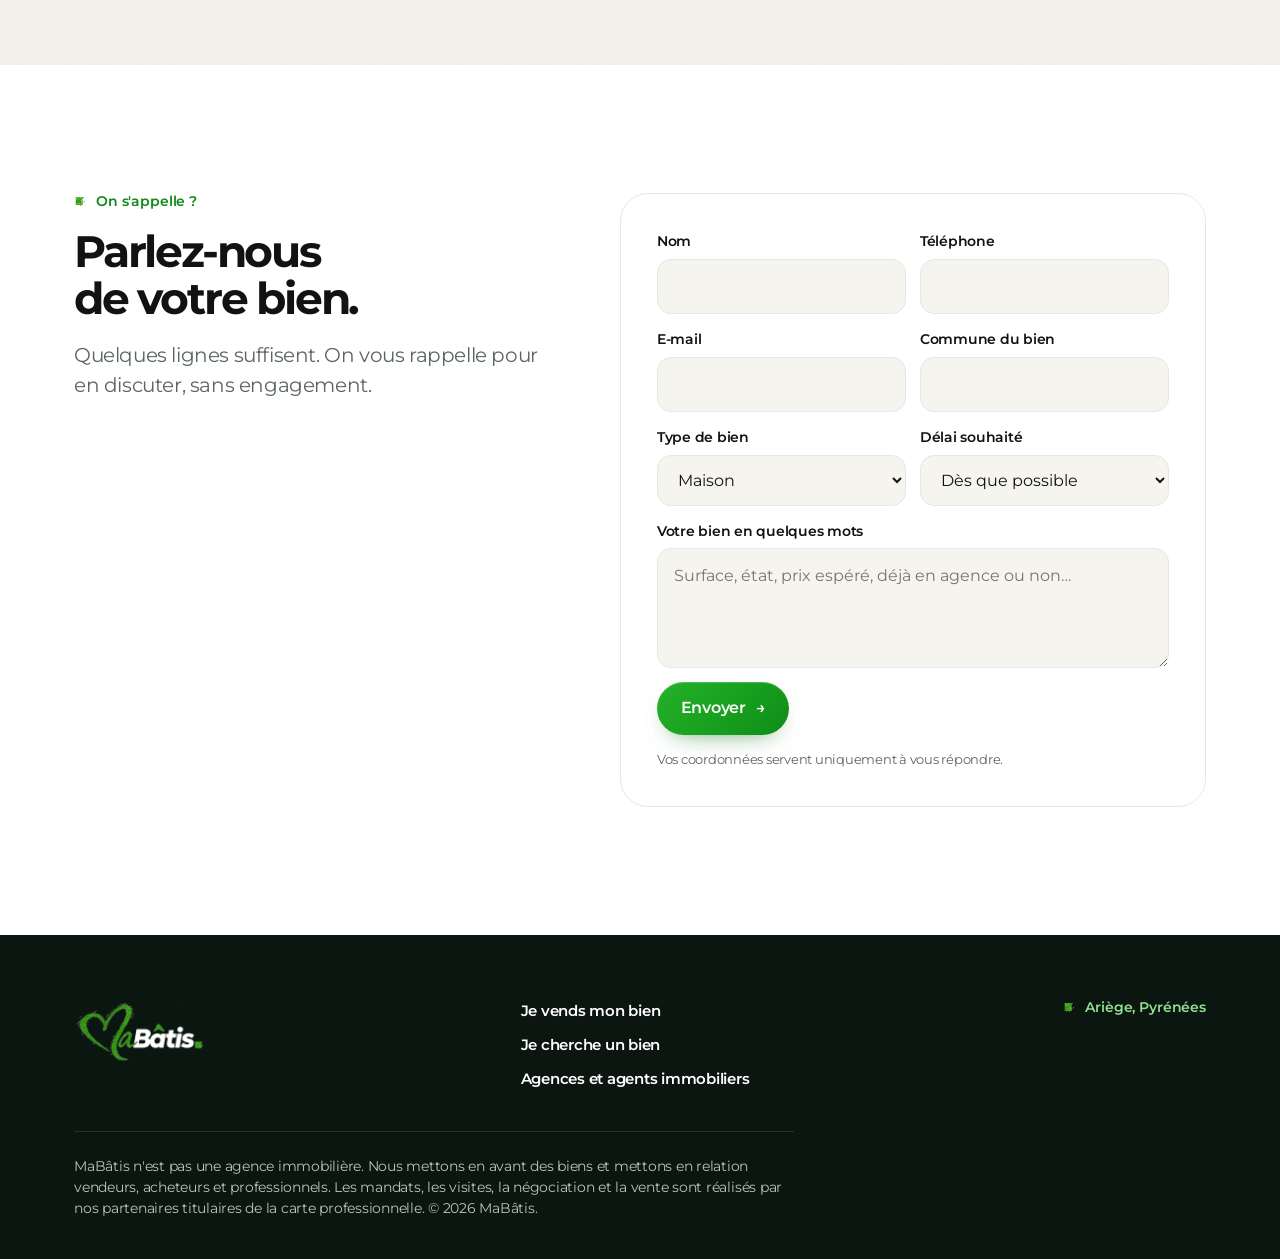
<file: vendre.html>
<!doctype html>
<html lang="fr">
<head>
<meta charset="utf-8">
<meta name="viewport" content="width=device-width,initial-scale=1">
<title>Vendre mon bien · MaBâtis</title>
<meta name="description" content="Faites connaître votre maison, grange ou terrain en Ariège : photos, vidéo, diffusion active et visiteurs vraiment intéressés.">
<link rel="icon" href="img/favicon.svg" type="image/svg+xml">
<link rel="preconnect" href="https://fonts.googleapis.com">
<link rel="preconnect" href="https://fonts.gstatic.com" crossorigin>
<link rel="stylesheet" href="https://fonts.googleapis.com/css2?family=Montserrat:ital,wght@0,400;0,500;0,600;0,700;1,700&display=swap">
<link rel="stylesheet" href="css/style.css">
</head>
<body>
<header class="nav">
  <div class="wrap">
    <a class="logo" href="index.html" aria-label="MaBâtis, accueil"><img src="img/logo.png" alt="MaBâtis" width="1080" height="520"></a>
    <button class="burger" aria-label="Menu" aria-expanded="false"><span></span><span></span><span></span></button>
    <nav aria-label="Navigation principale">
      <a href="vendre.html" aria-current="page">Vendre</a>
      <a href="acheter.html">Acheter</a>
      <a href="partenaires.html">Partenaires</a>
      <a class="btn noir" href="#contact">Nous écrire</a>
    </nav>
  </div>
</header>
<main>

<section class="heros large">
  <div class="wrap">
    <p class="sur" data-vu>Vous vendez</p>
    <h1 data-vu style="--d:.05s">Votre bien mérite mieux qu'un <em class="b"><span class="trait">panneau</span></em><span class="carre"></span></h1>
    <p class="chapo" data-vu style="--d:.12s">En zone rurale, une maison reste souvent plus de quatre mois en vente. On raccourcit ça en montrant vraiment votre bien, et en vous amenant des visiteurs qui l'ont déjà vu en images.</p>
    <div class="boutons" data-vu style="--d:.18s"><a class="btn" href="#contact">Parler de mon bien <span class="fl" aria-hidden="true">→</span></a><a class="btn contour" href="#methode">Voir la méthode</a></div>
  </div>
</section>

<section class="papier">
  <div class="wrap">
    <div class="entete" data-vu><p class="sur">Ce qu'on fait pour vous</p><h2>Plus vite, parce que mieux <em class="b">montré</em>.</h2></div>
    <div class="grille g4">
      <div class="carte" data-vu><img class="ico" src="img/croquis/camera.png" alt="" loading="lazy"><h3>De vraies images</h3><p>Photos et vidéo soignées de chaque pièce, de l'extérieur et du coin. Bientôt la visite en 3D.</p></div>
      <div class="carte" data-vu style="--d:.06s"><img class="ico" src="img/croquis/megaphone.png" alt="" loading="lazy"><h3>Une diffusion active</h3><p>Site, réseaux sociaux, publicité ciblée : on va chercher les acheteurs au lieu de les attendre.</p></div>
      <div class="carte" data-vu style="--d:.12s"><img class="ico" src="img/croquis/oeil.png" alt="" loading="lazy"><h3>Des visiteurs préparés</h3><p>Ils ont vu l'intérieur, la taille des pièces, les travaux à prévoir. Ceux qui viennent sont vraiment intéressés.</p></div>
      <div class="carte" data-vu style="--d:.18s"><img class="ico" src="img/croquis/agenda.png" alt="" loading="lazy"><h3>Un suivi clair</h3><p>Vous savez combien de personnes ont vu votre bien et qui vient le visiter.</p></div>
    </div>
  </div>
</section>

<section id="methode">
  <div class="wrap deux">
    <div class="colle-haut" data-vu>
      <p class="sur">La méthode</p>
      <h2>De la première discussion à la visite.</h2>
      <p class="chapo">Vous restez propriétaire de toutes les décisions. On s'occupe de faire connaître votre bien.</p>
    </div>
    <div class="etapes">
      <div class="etape" data-vu><h3>On en parle</h3><p>Un appel ou un café sur place : votre bien, votre prix, votre délai.</p></div>
      <div class="etape" data-vu><h3>Vous nous autorisez à le filmer</h3><p>Un accord écrit sur le droit à l'image du bien. C'est ce qui nous permet de le montrer partout.</p></div>
      <div class="etape" data-vu><h3>On tourne et on diffuse</h3><p>Photos, vidéo, annonce sur le site, publications et publicité auprès des bons acheteurs.</p></div>
      <div class="etape" data-vu><h3>Les visites commencent</h3><p>Une agence ou un agent immobilier partenaire organise les visites et s'occupe de la vente jusqu'au notaire.</p></div>
    </div>
  </div>
</section>

<section class="matiere pierre">
  <div class="fond" aria-hidden="true"><div class="bande"></div></div>
  <div class="wrap">
    <p class="sur" data-vu>Notre engagement</p>
    <h2 data-vu style="--d:.06s">Un nombre minimum de visites, fixé ensemble dès le départ.</h2>
    <p data-vu style="--d:.12s">On ne peut pas promettre une date de vente. On s'engage sur ce qui dépend de nous : amener des personnes intéressées voir votre bien, dans un délai convenu avec vous.</p>
  </div>
</section>

<section class="papier">
  <div class="wrap grille g2">
    <div class="carte" data-vu><img class="ico" src="img/croquis/piece.png" alt="" loading="lazy"><h3>Combien ça coûte&nbsp;?</h3><p>Rien de plus pour vous. Nous sommes rémunérés par l'agence partenaire, sur ses honoraires, uniquement si la vente se fait.</p></div>
    <div class="carte" data-vu style="--d:.08s"><img class="ico" src="img/croquis/horloge.png" alt="" loading="lazy"><h3>Et si mon bien est déjà en agence&nbsp;?</h3><p>Dites-le-nous. Selon votre mandat, on peut travailler avec votre agence pour donner plus de visibilité à votre bien.</p></div>
  </div>
</section>

<section id="contact">
  <div class="wrap deux">
    <div class="colle-haut" data-vu><p class="sur">On s'appelle&nbsp;?</p><h2>Parlez-nous de votre bien.</h2><p class="chapo">Quelques lignes suffisent. On vous rappelle pour en discuter, sans engagement.</p></div>
    <div data-vu><form class="contact" data-sujet="Je veux vendre mon bien" novalidate>
  <label for="v-nom">Nom<input id="v-nom" name="Nom" type="text" autocomplete="name" required></label>
  <label for="v-tel">Téléphone<input id="v-tel" name="Téléphone" type="tel" autocomplete="tel"></label>
  <label for="v-mail">E-mail<input id="v-mail" name="E-mail" type="email" autocomplete="email"></label>
  <label for="v-commune">Commune du bien<input id="v-commune" name="Commune du bien" type="text" ></label>
  <label for="v-type">Type de bien<select id="v-type" name="Type de bien"><option>Maison</option><option>Grange</option><option>Terrain</option><option>Autre</option></select></label>
  <label for="v-delai">Délai souhaité<select id="v-delai" name="Délai souhaité"><option>Dès que possible</option><option>Dans les 6 mois</option><option>Je me renseigne</option></select></label>
  <label for="v-msg" class="tout">Votre bien en quelques mots<textarea id="v-msg" name="Votre bien en quelques mots" placeholder="Surface, état, prix espéré, déjà en agence ou non…"></textarea></label>
  <button class="btn tout" type="submit" style="justify-self:start">Envoyer <span class="fl" aria-hidden="true">→</span></button>
  <p class="retour" role="status" hidden></p>
  <small>Vos coordonnées servent uniquement à vous répondre.</small>
</form></div>
  </div>
</section>
</main>
<footer>
  <div class="wrap">
    <div class="haut">
      <img src="img/logo-clair.png" alt="MaBâtis" width="1080" height="520">
      <ul>
        <li><a href="vendre.html">Je vends mon bien</a></li>
        <li><a href="acheter.html">Je cherche un bien</a></li>
        <li><a href="partenaires.html">Agences et agents immobiliers</a></li>
      </ul>
      <p class="sur">Ariège, Pyrénées</p>
    </div>
    <p class="legal">MaBâtis n'est pas une agence immobilière. Nous mettons en avant des biens et mettons en relation vendeurs, acheteurs et professionnels. Les mandats, les visites, la négociation et la vente sont réalisés par nos partenaires titulaires de la carte professionnelle. © <span id="annee"></span> MaBâtis.</p>
  </div>
</footer>
<script src="js/main.js"></script>
</body>
</html>
</file>
<file: css/style.css>
/* MaBâtis — feuille de style commune aux 4 pages
   Idée : beaucoup de blanc et une typo dense (Montserrat), réveillés par des touches « croquis » vertes
   et par des bandes de matière (herbe, pierre, bois). */
:root{
  --vert:#1FBE1F;        /* vert du logo */
  --vert-texte:#0F8A17;  /* même teinte, assez foncée pour du texte sur blanc */
  --encre:#111312;
  --gris:#5C6660;
  --trait:#E5E8E3;
  --papier:#F6F4EE;
  --nuit:#0A160F;
  --blanc:#FFFFFF;
  --titre:"Montserrat",system-ui,-apple-system,"Segoe UI",sans-serif;
  --rayon:28px;
  --large:1180px;
}
*{box-sizing:border-box}
html{scroll-behavior:smooth;-webkit-text-size-adjust:100%}
body{margin:0;background:var(--blanc);color:var(--encre);font-family:var(--titre);font-size:16.5px;letter-spacing:-.015em;line-height:1.6;-webkit-font-smoothing:antialiased}
img{max-width:100%;display:block}
a{color:inherit}
.wrap{max-width:var(--large);margin:0 auto;padding-inline:24px}
section{padding-block:clamp(64px,10vw,128px)}
/* fond papier : un grain très léger, pour que les croquis aient l'air posés sur une feuille */
.papier,.porte:not(.noire),.bien .vue{background-color:var(--papier);background-image:url("data:image/svg+xml,%3Csvg xmlns='http://www.w3.org/2000/svg' width='220' height='220'%3E%3Cfilter id='g'%3E%3CfeTurbulence type='fractalNoise' baseFrequency='.85' numOctaves='2' stitchTiles='stitch'/%3E%3CfeColorMatrix values='0 0 0 0 .33 0 0 0 0 .31 0 0 0 0 .26 0 0 0 .09 0'/%3E%3C/filter%3E%3Crect width='220' height='220' filter='url(%23g)'/%3E%3C/svg%3E")}

/* ---------- typo ---------- */
h1,h2,h3{font-weight:700;letter-spacing:-.05em;line-height:1.06;margin:0;text-wrap:balance}
h1{font-size:clamp(34px,5.4vw,66px)}
h2{font-size:clamp(26px,3.5vw,44px)}
h3{font-size:clamp(18px,1.9vw,22px);letter-spacing:-.035em;line-height:1.22}
p{margin:0}
.chapo{font-size:clamp(17px,1.7vw,20px);color:var(--gris);max-width:58ch;line-height:1.5;letter-spacing:-.02em}
em.b{font-style:italic;font-weight:700}                 /* l'italique gras de « Bâtis » */
/* petit libellé au-dessus des titres, précédé du carré crayonné du logo */
.sur{display:inline-flex;align-items:center;gap:9px;font-weight:600;font-size:14px;letter-spacing:-.01em;color:var(--vert-texte);line-height:1.2}
.sur::before{content:"";width:13px;height:11px;flex:none;background:url("../img/croquis/carre.png") center/contain no-repeat}
.matiere .sur,.sombre .sur,footer .sur{color:#8FE08F}

/* soulignement : un vrai trait de crayon, découpé dans une planche dessinée */
.trait{position:relative;white-space:nowrap}
.trait::after{content:"";position:absolute;left:-1%;right:-1%;bottom:-.2em;height:.2em;background:url("../img/croquis/trait-fin.png") center/100% 100% no-repeat;z-index:-1}
/* le petit carré hachuré du logo, tel quel */
.carre{display:inline-block;width:.34em;height:.3em;margin-left:.07em;background:url("../img/croquis/carre.png") center/contain no-repeat}

/* ---------- boutons ---------- */
.btn{display:inline-flex;align-items:center;gap:10px;font:inherit;font-weight:600;font-size:15.5px;letter-spacing:-.02em;text-decoration:none;border:0;cursor:pointer;
  padding:14px 24px;border-radius:999px;color:var(--blanc);
  background:linear-gradient(135deg,#27B52B 0%,#149A1C 48%,#0B6F15 100%);background-size:160% 160%;background-position:0% 50%;
  box-shadow:0 10px 24px -14px rgba(11,111,21,.75),inset 0 1px 0 rgba(255,255,255,.22);
  transition:transform .25s cubic-bezier(.2,.8,.2,1),background-position .5s,box-shadow .25s,background-color .25s,color .25s}
.btn:hover{transform:translateY(-2px);background-position:100% 50%;box-shadow:0 16px 30px -14px rgba(11,111,21,.8),inset 0 1px 0 rgba(255,255,255,.22)}
.btn.noir{background:var(--encre);box-shadow:none}
.btn.noir:hover{background:#2A2F2C}
.btn.blanc{background:var(--blanc);color:var(--encre);box-shadow:none}
.btn.blanc:hover{background:#EEF3EE}
.btn.contour{background:transparent;color:var(--encre);box-shadow:inset 0 0 0 1.5px var(--encre)}
.btn.contour:hover{background:var(--encre);color:var(--blanc)}
.btn .fl{transition:transform .25s}
.btn:hover .fl{transform:translateX(4px)}
.boutons{display:flex;flex-wrap:wrap;gap:12px}
:focus-visible{outline:3px solid var(--vert);outline-offset:3px;border-radius:6px}

/* ---------- barre du haut ---------- */
.nav{position:sticky;top:0;z-index:50;background:rgba(255,255,255,.78);backdrop-filter:saturate(180%) blur(18px);-webkit-backdrop-filter:saturate(180%) blur(18px);border-bottom:1px solid transparent;transition:border-color .3s}
.nav.colle{border-bottom-color:var(--trait)}
.nav .wrap{display:flex;align-items:center;gap:20px;height:72px}
.nav .logo img{height:50px;width:auto}
.nav nav{margin-left:auto;display:flex;align-items:center;gap:6px}
.nav nav a{font-weight:600;font-size:15px;text-decoration:none;padding:10px 14px;border-radius:999px;transition:background .2s}
.nav nav a:hover,.nav nav a[aria-current="page"]{background:var(--papier)}
.nav nav a.btn{padding:11px 20px;color:var(--blanc);margin-left:8px}
.burger{display:none;margin-left:auto;background:none;border:0;padding:10px;cursor:pointer}
.burger span{display:block;width:24px;height:2.5px;background:var(--encre);margin:5px 0;border-radius:2px;transition:transform .3s,opacity .3s}
@media (max-width:820px){
  .burger{display:block}
  .nav nav{position:absolute;top:72px;left:0;right:0;margin:0;flex-direction:column;align-items:stretch;gap:4px;padding:12px 24px 24px;background:var(--blanc);border-bottom:1px solid var(--trait);display:none}
  .nav.ouvert nav{display:flex}
  .nav nav a{padding:14px 16px;font-size:17px}
  .nav nav a.btn{margin:8px 0 0;justify-content:center}
  .nav.ouvert .burger span:nth-child(1){transform:translateY(7.5px) rotate(45deg)}
  .nav.ouvert .burger span:nth-child(2){opacity:0}
  .nav.ouvert .burger span:nth-child(3){transform:translateY(-7.5px) rotate(-45deg)}
}

/* ---------- héros ---------- */
.heros{padding-block:clamp(56px,9vw,120px) clamp(48px,7vw,96px)}
.heros .wrap{display:flex;flex-direction:column;gap:28px}
.heros h1{max-width:15ch}
.heros.large h1{max-width:18ch}

/* ---------- les 3 entrées ---------- */
.portes{display:grid;grid-template-columns:repeat(3,1fr);gap:18px}
.porte{position:relative;display:flex;flex-direction:column;gap:14px;min-height:320px;padding:30px;border-radius:var(--rayon);background:var(--papier);text-decoration:none;overflow:hidden;
  transition:transform .45s cubic-bezier(.2,.8,.2,1),box-shadow .45s}
.porte:hover{transform:translateY(-6px);box-shadow:0 30px 60px -30px rgba(10,22,15,.35)}
.porte .ico{width:92px;height:92px;object-fit:contain;object-position:left center;margin-bottom:auto}
.porte h3{font-size:clamp(22px,2.4vw,30px)}
.porte p{color:var(--gris);font-size:16px}
.porte .va{font-weight:700;display:inline-flex;gap:8px;align-items:center;margin-top:6px}
.porte .va .fl{transition:transform .3s}
.porte:hover .va .fl{transform:translateX(6px)}
.porte.noire{background:var(--nuit);color:var(--blanc)}
.porte.noire p{color:#B9C4BD}
@media (max-width:900px){.portes{grid-template-columns:1fr}.porte{min-height:0}.porte .ico{margin-bottom:8px}}


/* ---------- grilles de contenu ---------- */
.entete{display:flex;flex-direction:column;gap:16px;margin-bottom:clamp(36px,5vw,64px)}
.grille{display:grid;gap:18px}
.g2{grid-template-columns:repeat(2,1fr)}
.g3{grid-template-columns:repeat(3,1fr)}
.g4{grid-template-columns:repeat(4,1fr)}
@media (max-width:980px){.g4{grid-template-columns:repeat(2,1fr)}.g3{grid-template-columns:1fr 1fr}}
@media (max-width:680px){.g2,.g3,.g4{grid-template-columns:1fr}}
.carte{padding:28px;border-radius:var(--rayon);background:var(--blanc);border:1px solid var(--trait);display:flex;flex-direction:column;gap:10px}
.papier .carte{border-color:transparent}
.carte p{color:var(--gris);font-size:16px}
.carte .ico{width:68px;height:68px;object-fit:contain;object-position:left center;margin-bottom:10px}

/* étapes : un vrai ordre, donc de vrais numéros */
.etapes{counter-reset:e;display:grid;gap:0}
.etape{counter-increment:e;display:grid;grid-template-columns:auto 1fr;gap:8px 28px;padding:28px 0;border-top:1px solid var(--trait)}
.etape:last-child{border-bottom:1px solid var(--trait)}
.etape::before{content:counter(e);font-style:italic;font-weight:700;font-size:30px;letter-spacing:-.05em;line-height:1;color:var(--vert-texte);grid-row:span 2;min-width:1.2ch;padding-top:1px}
.etape p{color:var(--gris);max-width:62ch}
.deux{display:grid;grid-template-columns:1fr 1.25fr;gap:clamp(32px,6vw,96px);align-items:start}
@media (max-width:900px){.deux{grid-template-columns:1fr}}
.colle-haut{position:sticky;top:110px;display:flex;flex-direction:column;gap:18px}
@media (max-width:900px){.colle-haut{position:static}}

/* ---------- bandes de matière ---------- */
.matiere{position:relative;color:var(--blanc);overflow:hidden;isolation:isolate;background:var(--nuit)}
/* fond de matière : une couche plus haute que la section, que le script fait glisser au défilement (parallaxe) */
.matiere .fond{position:absolute;left:0;right:0;top:-22%;bottom:-22%;z-index:-2;overflow:hidden;
  transform:perspective(1200px) translate3d(0,calc(var(--py,0)*1px),0) rotateX(calc(var(--rx,0)*1deg)) scale(1.06);will-change:transform}
.matiere::after{content:"";position:absolute;inset:0;z-index:-1;background:linear-gradient(180deg,rgba(10,22,15,.30),rgba(10,22,15,.52))}
/* herbe : vidéo en boucle */
.matiere .fond video{position:absolute;inset:0;width:100%;height:100%;object-fit:cover}
/* pierre et bois : la caméra glisse de gauche à droite sans fin (bande d'image doublée en miroir, donc sans raccord) */
.matiere .bande{position:absolute;top:0;left:0;height:100%;aspect-ratio:64/9;min-width:200vw;background:var(--img) 0 0/50% 100% repeat-x;animation:travelling var(--duree,90s) linear infinite;will-change:transform}
.matiere.pierre{--img:url("../img/pierre-boucle.jpg")}
.matiere.bois{--img:url("../img/bois-boucle.jpg");--duree:110s}
@keyframes travelling{from{transform:translate3d(0,0,0)}to{transform:translate3d(-50%,0,0)}}
.matiere .wrap{transform:translate3d(0,calc(var(--ty,0)*1px),0);will-change:transform}
.matiere .wrap{display:flex;flex-direction:column;gap:26px;align-items:flex-start}
.matiere h2{font-size:clamp(28px,4.3vw,54px);max-width:18ch;text-shadow:0 2px 24px rgba(0,0,0,.45)}
.matiere p{color:#F0F4F1;max-width:54ch;font-size:clamp(16px,1.6vw,19px);text-shadow:0 1px 16px rgba(0,0,0,.55)}
.matiere.centre .wrap{align-items:center;text-align:center}
.sombre{background:var(--nuit);color:var(--blanc)}
.sombre .chapo{color:#B9C4BD}

/* ---------- biens ---------- */
.filtres{display:flex;flex-wrap:wrap;gap:8px;margin-bottom:28px}
.filtres button{font:inherit;font-weight:600;font-size:15px;padding:10px 18px;border-radius:999px;border:1px solid var(--trait);background:var(--blanc);cursor:pointer;transition:background .2s,color .2s,border-color .2s}
.filtres button[aria-pressed="true"]{background:var(--encre);color:var(--blanc);border-color:var(--encre)}
.bien{border-radius:var(--rayon);overflow:hidden;background:var(--blanc);border:1px solid var(--trait);display:flex;flex-direction:column}
.bien .vue{aspect-ratio:4/3;display:grid;place-items:center}
.bien .vue .ico{width:132px;height:132px;object-fit:contain}
.bien .txt{padding:22px 24px 26px;display:flex;flex-direction:column;gap:6px}
.bien .txt p{color:var(--gris);font-size:15px}
.etiquette{align-self:flex-start;font-weight:600;font-size:12.5px;letter-spacing:-.01em;line-height:1;color:var(--vert-texte);background:rgba(31,190,31,.12);padding:6px 11px;border-radius:999px;margin-bottom:4px}

/* ---------- formulaire ---------- */
form.contact{display:grid;grid-template-columns:1fr 1fr;gap:14px;padding:clamp(22px,3vw,36px);border-radius:var(--rayon);background:var(--blanc);border:1px solid var(--trait)}
form.contact label{display:flex;flex-direction:column;gap:6px;font-weight:600;font-size:14px}
form.contact .tout{grid-column:1 / -1}
form.contact input,form.contact select,form.contact textarea{font:inherit;font-weight:400;font-size:16px;padding:14px 16px;border-radius:14px;border:1px solid var(--trait);background:var(--papier);color:var(--encre);min-width:0;width:100%}
form.contact textarea{min-height:120px;resize:vertical}
form.contact input:focus,form.contact select:focus,form.contact textarea:focus{outline:2px solid var(--vert);outline-offset:1px;background:var(--blanc)}
form.contact .retour{grid-column:1 / -1;font-weight:600;padding:14px 16px;border-radius:14px;background:var(--papier)}
form.contact small{grid-column:1 / -1;color:var(--gris);font-size:13px;font-weight:400}
@media (max-width:620px){form.contact{grid-template-columns:1fr}}

/* ---------- pied de page ---------- */
footer{background:var(--nuit);color:#B9C4BD;padding-block:64px 40px;font-size:15px}
footer .haut{display:flex;flex-wrap:wrap;gap:32px 64px;justify-content:space-between;align-items:flex-start;margin-bottom:40px}
footer img{height:64px;width:auto}
footer ul{list-style:none;margin:0;padding:0;display:flex;flex-direction:column;gap:10px}
footer a{text-decoration:none;color:var(--blanc);font-weight:600}
footer a:hover{color:var(--vert)}
footer .legal{border-top:1px solid rgba(255,255,255,.12);padding-top:24px;max-width:80ch;font-size:13.5px;line-height:1.55}

/* ---------- apparitions au défilement (seulement si le script tourne) ---------- */
.js [data-vu]{opacity:0;transform:translateY(26px);transition:opacity .9s cubic-bezier(.2,.8,.2,1),transform .9s cubic-bezier(.2,.8,.2,1);transition-delay:var(--d,0s)}
.js [data-vu].vu{opacity:1;transform:none}
.js .trait::after{opacity:0;transition:opacity .8s ease .45s}
.js .vu .trait::after,.js .trait.vu::after{opacity:1}
@media (prefers-reduced-motion:reduce){
  html{scroll-behavior:auto}
  .js [data-vu]{opacity:1;transform:none;transition:none}
  .js .trait::after{opacity:1;transition:none}
  .matiere .bande{animation:none!important}
  .matiere .fond,.matiere .wrap{transform:none!important}
  .btn,.porte{transition:none}
}

/* les ancres ne passent pas sous la barre du haut */
[id]{scroll-margin-top:96px}
[hidden]{display:none!important}
</file>
